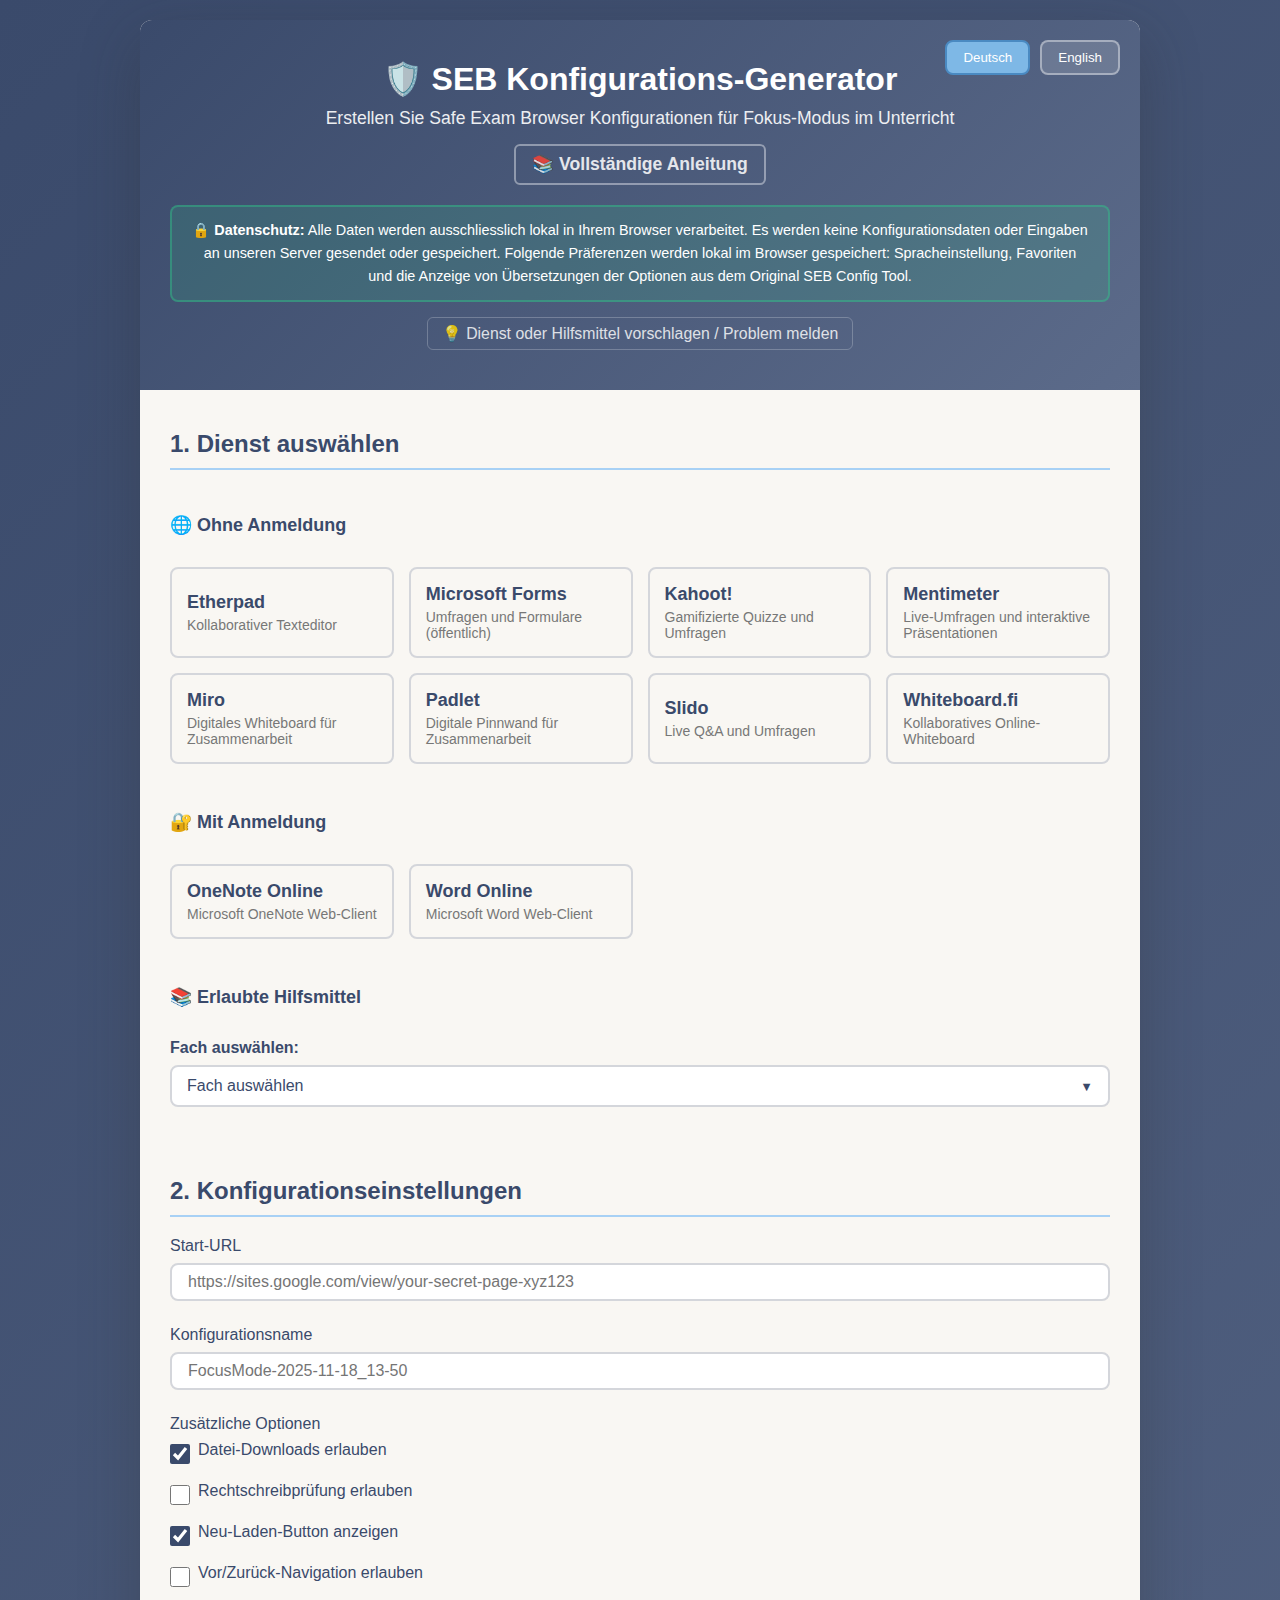
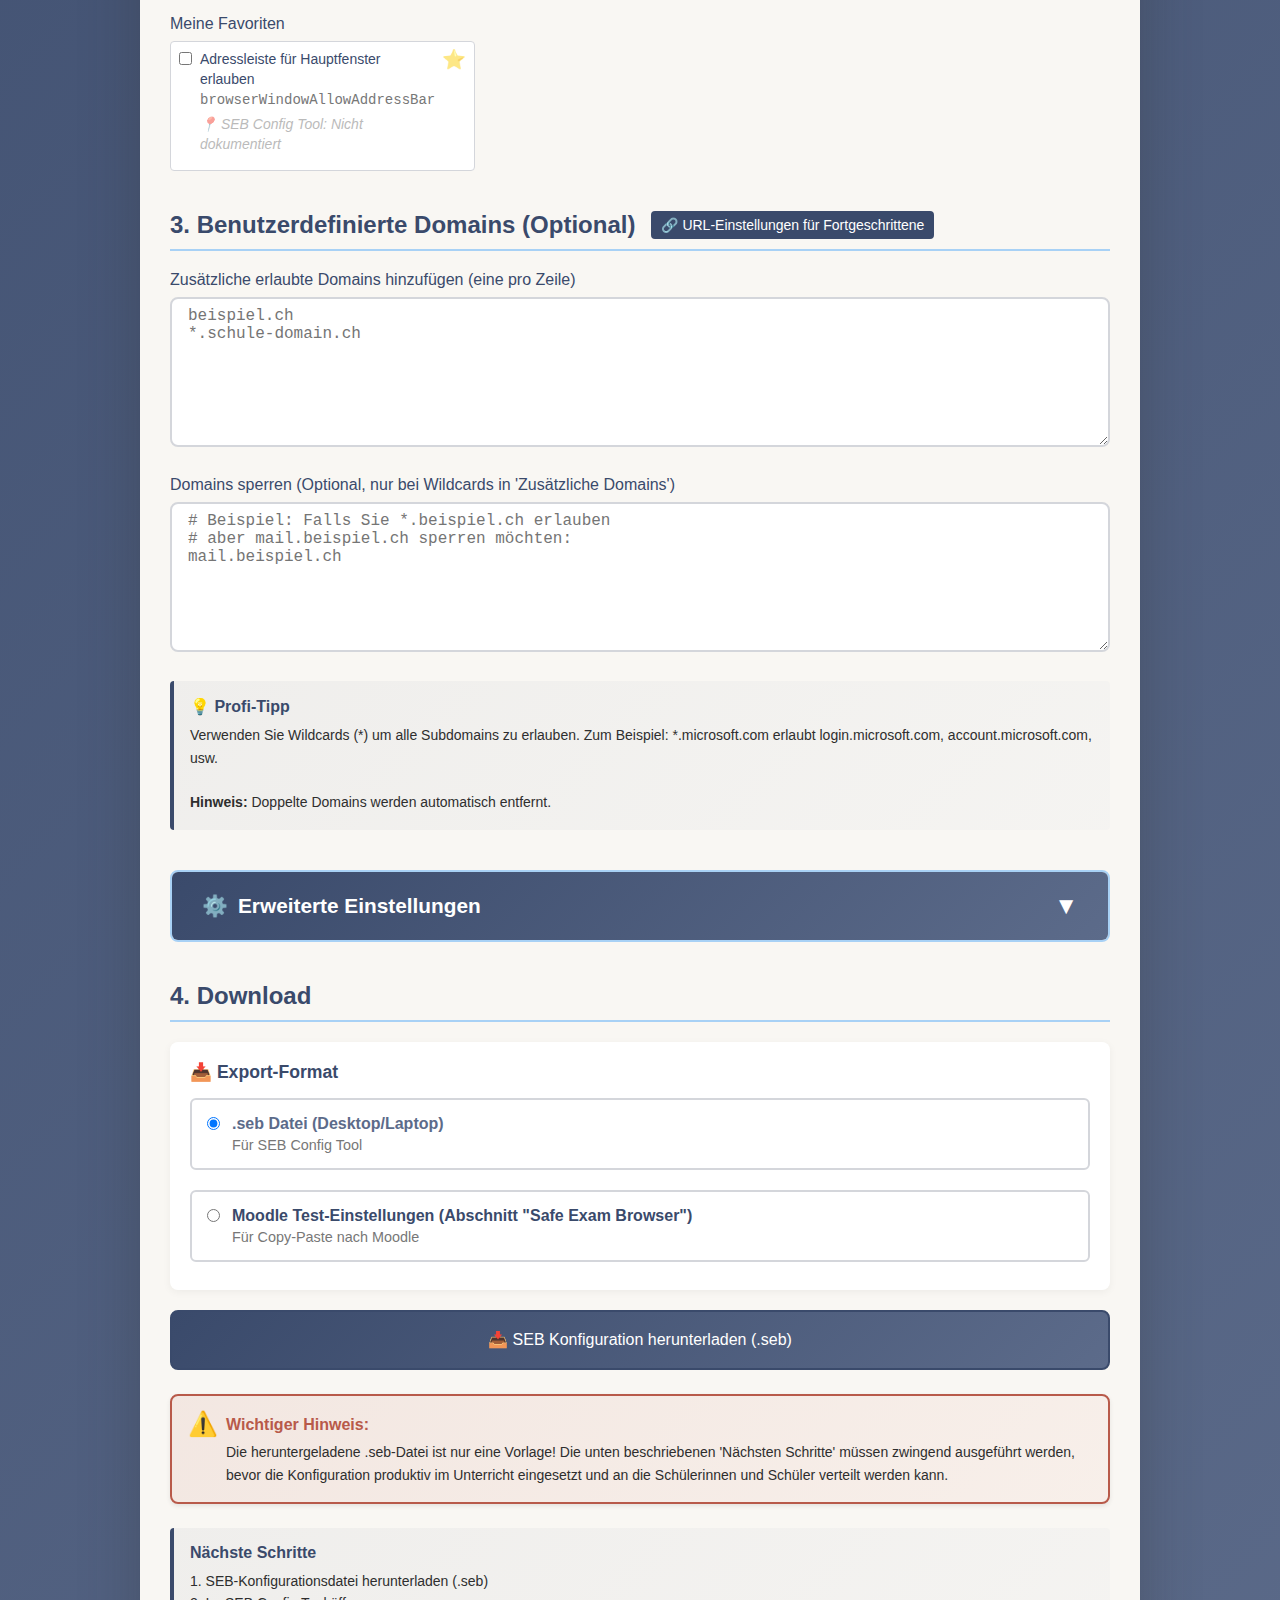
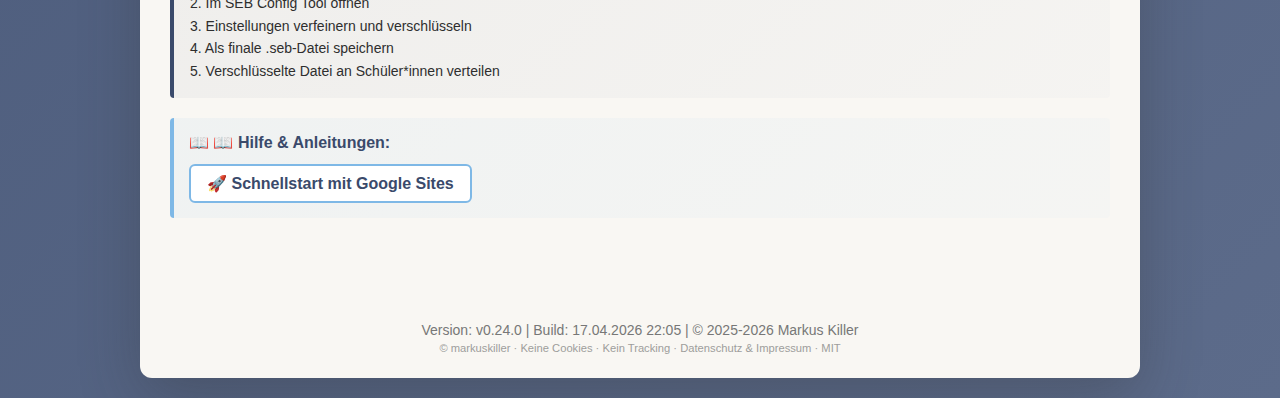
<file: index.html>
<!DOCTYPE html>
<html lang="de">
<head>
    <meta charset="UTF-8">
    <meta name="viewport" content="width=device-width, initial-scale=1.0">
    <meta name="referrer" content="strict-origin-when-cross-origin">
    
    <!-- Note: Security headers are configured via HTTP headers in _headers file:
         - Content-Security-Policy
         - X-Frame-Options: DENY
         - X-Content-Type-Options: nosniff
         - Strict-Transport-Security (HSTS)
         - Permissions-Policy
         For Apache/Nginx deployments, see templates in /configs/ directory -->
    
    <title>SEB Konfigurations-Generator</title>
    <link rel="stylesheet" href="css/app.css">
    
    <!-- Load template data as JavaScript (works offline!) -->
    <script src="templates/generated/xml-data.js"></script>
    <script src="templates/generated/seb-options-windows.js"></script>
    <script src="templates/generated/seb-options-macos.js"></script>
    <script src="templates/generated/seb-options-ipados.js"></script>
    <script src="templates/generated/wikipedia-mapping.js"></script>
    <script src="templates/generated/seb-option-labels.js"></script>
</head>
<body>
    <!-- Dev Version Banner -->
    <div class="dev-banner hidden">
        <div class="dev-banner-left">🚧 Latest Dev Version</div>
        <div class="dev-banner-right">
            <div class="dev-banner-item">
                <span class="dev-banner-label">Version:</span>
                <span class="dev-banner-value" id="devVersion">—</span>
            </div>
            <div class="dev-banner-item">
                <span class="dev-banner-label">Commit:</span>
                <span class="dev-banner-value" id="devCommit">—</span>
            </div>
            <div class="dev-banner-item">
                <span class="dev-banner-label">Build:</span>
                <span class="dev-banner-value" id="devBuild">—</span>
            </div>
        </div>
    </div>
    
    <div class="container">
        <div class="header">
            <div class="language-toggle">
                <button class="lang-btn active" data-lang="de">Deutsch</button>
                <button class="lang-btn" data-lang="en">English</button>
            </div>
            <h1>🛡️ <span data-i18n="title">SEB Konfigurations-Generator</span></h1>
            <p data-i18n="subtitle">Erstellen Sie Safe Exam Browser Konfigurationen für Fokus-Modus im Unterricht</p>
            <p class="header-doc-link">
                <a href="#" id="mainDocLink" class="doc-link" target="_blank" rel="noopener noreferrer">
                    📚 <span data-i18n="mainDocLink">Vollständige Anleitung</span>
                </a>
            </p>
            <div class="privacy-notice">
                <strong>🔒 <span data-i18n="privacyTitle">Datenschutz:</span></strong> <span data-i18n="privacyText">Alle Daten werden ausschliesslich lokal in Ihrem Browser verarbeitet. Es werden keine Konfigurationsdaten oder Eingaben an unseren Server gesendet oder gespeichert. Nur Ihre Sprachpräferenz wird lokal im Browser gespeichert.</span>
            </div>
            <p class="suggest-service">
                <a href="https://github.com/markuskiller/SEBConfigGenerator/issues/new" target="_blank" rel="noopener noreferrer">
                    💡 <span data-i18n="suggestService">Dienst oder Hilfsmittel vorschlagen</span>
                </a>
            </p>
        </div>
        <div class="content">
            <div class="section">
                <h2><span data-i18n="step1">1. Dienst auswählen</span></h2>
                <div class="preset-buttons" id="presetButtons"></div>
            </div>
            <div class="section">
                <h2><span data-i18n="step2">2. Konfigurationseinstellungen</span></h2>
                <div class="form-group">
                    <label for="startUrl" data-i18n="startUrl">Start-URL</label>
                    <div id="startUrlSelectorContainer" class="start-url-selector-container dropdown-container single-choice">
                        <button type="button" id="startUrlDropdownBtn" class="dropdown-btn">
                            <span data-i18n="selectStartUrl">Start-URL wählen</span>
                        </button>
                        <div id="startUrlDropdownMenu" class="dropdown-menu hidden">
                            <!-- Options will be populated dynamically -->
                        </div>
                    </div>
                    <input type="url" id="startUrl" placeholder="https://sites.google.com/view/your-secret-page-xyz123">
                </div>
                <div class="form-group">
                    <label for="configName" data-i18n="configName">Konfigurationsname</label>
                    <input type="text" id="configName" placeholder="FocusMode-2025-11-18_13-50">
                </div>
                
                <!-- SharePoint Link Configuration (shown only for OneNote/Word) -->
                <div class="form-group sharepoint-options-container hidden" id="sharepointLinkGroup">
                    <label for="sharepointLink" data-i18n="sharepointLinkLabel">SharePoint-Link (Optional - für erweiterte Filterung)</label>
                    <input type="url" id="sharepointLink" data-i18n-placeholder="sharepointLinkPlaceholder" placeholder="https://schule.sharepoint.com/sites/...">
                    <div class="info-box" id="sharepointBestPractice">
                        <span data-i18n="sharepointLinkBestPractice">💡 Die besten Ergebnisse werden mit direkten Links zu einer OneNote-Seite / einem OneNote-Abschnitt erreicht, wenn der Link aus der OneNote-Desktop-App (Rechtsklick auf Abschnitt oder Seite) eingefügt wird. Hinweis: Einschränkungen auf Abschnitts- oder Seitenebene sind nur sinnvoll, wenn kein Schreibzugriff erforderlich ist (reine Lese-/Recherche-Aufgaben) oder wenn der Link auf einen kollaborativen Bereich zeigt. Für die meisten Anwendungsfälle ist Einschränkung auf OneNote-Notizbuch ausreichend.</span>
                    </div>
                    <div id="sharepointHelp" class="sharepoint-help hidden">
                        <!-- Help text will be inserted here dynamically -->
                    </div>
                    <div id="sharepointOptions" class="sharepoint-options-container hidden">
                        <!-- SharePoint options will be rendered here dynamically -->
                    </div>
                </div>
                
                <!-- Additional Options (Static Checkboxes) -->
                <div class="form-group">
                    <div class="form-group-label" data-i18n="additionalOptions">Zusätzliche Optionen</div>
                    <div class="checkbox-group">
                        <input type="checkbox" id="allowDownloads" checked>
                        <label for="allowDownloads" data-i18n="allowDownloads">Datei-Downloads erlauben</label>
                    </div>
                    <div class="checkbox-group">
                        <input type="checkbox" id="allowSpellCheck">
                        <label for="allowSpellCheck" data-i18n="allowSpellCheck">Rechtschreibprüfung erlauben</label>
                    </div>
                    <div class="checkbox-group">
                        <input type="checkbox" id="showReloadButton" checked>
                        <label for="showReloadButton" data-i18n="showReloadButton">Neu-Laden-Button anzeigen</label>
                    </div>
                    <div class="checkbox-group">
                        <input type="checkbox" id="allowBackForward">
                        <label for="allowBackForward" data-i18n="allowBackForward">Vor/Zurück-Navigation erlauben</label>
                    </div>
                </div>
                
                <!-- My Favorites (Dynamic Tiles) -->
                <div id="myFavoritesContainer" class="form-group">
                    <!-- Favorites tiles will be rendered here dynamically -->
                </div>
            </div>
            <div class="section">
                <h2>
                    <span data-i18n="step3">3. Benutzerdefinierte Domains (Optional)</span>
                    <a href="#" id="advancedURLFilterLink" class="advanced-url-filter-link" title="Zu erweiterten URL-Einstellungen">
                        🔗 <span data-i18n="advancedURLFilterLinkText">URL-Einstellungen für Fortgeschrittene</span>
                    </a>
                </h2>
                <div class="form-group">
                    <label for="customDomains" data-i18n="customDomainsLabel">Zusätzliche erlaubte Domains hinzufügen (eine pro Zeile)</label>
                    <textarea id="customDomains" data-i18n-placeholder="customDomainsPlaceholder" placeholder="beispiel.de&#10;*.schule-domain.de"></textarea>
                </div>
                <div class="form-group">
                    <label for="blockedDomains" data-i18n="blockedDomainsLabel">Zusätzlich zu sperrende Domains (Optional, eine pro Zeile)</label>
                    <textarea id="blockedDomains" data-i18n-placeholder="blockedDomainsPlaceholder" placeholder="facebook.com&#10;instagram.com&#10;tiktok.com"></textarea>
                </div>
                <div class="info-box">
                    <h4 data-i18n="proTipTitle">💡 Profi-Tipp</h4>
                    <p data-i18n="proTipText">Verwenden Sie Wildcards (*) um alle Subdomains zu erlauben. Zum Beispiel: <code>*.microsoft.com</code> erlaubt login.microsoft.com, account.microsoft.com, usw.<br><br><strong>Hinweis:</strong> Doppelte Domains werden automatisch entfernt.</p>
                </div>
            </div>
            
            <!-- Advanced Section (Collapsible) -->
            <div class="advanced-section">
                <div class="advanced-header" id="advancedHeader">
                    <h2>⚙️ <span data-i18n="advancedSettings">Erweiterte Einstellungen</span></h2>
                    <span class="advanced-toggle">▼</span>
                </div>
                <div class="advanced-content" id="advancedContent">
                    <div class="advanced-content-inner">
                        <!-- Boolean Options (All True/False Options from XML) -->
                        <div class="section">
                            <h2><span data-i18n="allBooleanOptions">Erweiterte Optionen (für fortgeschrittene Anwender)</span></h2>
                            
                            <!-- URL Filter Rules (TOP PRIORITY - after title) -->
                            <div id="urlFilterPlaceholder"></div>
                            
                            <!-- Platform Selection for Boolean Options -->
                            <div class="platform-selector">
                                <span class="platform-selector-label">
                                    <span data-i18n="platformReference">📚 Menü-Referenz für:</span>
                                </span>
                                <div class="platform-buttons">
                                    <button class="platform-btn" data-platform="windows">
                                        🖥️ Windows
                                    </button>
                                    <button class="platform-btn" data-platform="macos">
                                        🍎 macOS
                                    </button>
                                    <button class="platform-btn" data-platform="ipados">
                                        📱 iPadOS
                                    </button>
                                </div>
                            </div>
                            
                            <!-- Experimental Warning -->
                            <div class="boolean-warning">
                                <strong>⚠️ <span data-i18n="experimentalFeature">Experimentelle Funktion</span></strong><br>
                                <span data-i18n="booleanOptionsWarning">
                                    Diese Funktion befindet sich in Entwicklung. Die Menü-Referenzen werden schrittweise für alle Plattformen ergänzt. Verwenden Sie diese Optionen mit Vorsicht und testen Sie die generierte Konfiguration gründlich.
                                </span>
                            </div>
                            
                            <!-- Global Search for all Boolean Options & Process Lists -->
                            <div id="globalSearchContainer" class="global-search-container hidden">
                                <div class="search-input-wrapper">
                                    <input type="text" 
                                           id="globalSearch" 
                                           class="global-search-input" 
                                           placeholder="🔍 Search all settings and processes..."
                                           autocomplete="on"
                                           name="global-search">
                                    <button class="search-clear-btn hidden" id="globalSearchClear" title="Clear search">✕</button>
                                </div>
                                <span class="global-search-count" id="globalSearchCount"></span>
                            </div>
                            
                            <div id="booleanOptionsContainer"></div>
                            
                            <!-- Dict Structures (Process Lists, Certificates, etc.) -->
                            <div id="dictStructuresContainer"></div>
                        </div>
                        
                        <!-- Security Level -->
                        <div class="section">
                            <h2><span data-i18n="securityLevel">Sicherheitsstufe</span></h2>
                            <div class="security-level" id="securityLevel"></div>
                            
                            <!-- Security Level Affected Options (collapsible) -->
                            <div id="securityLevelDetailsContainer" class="bool-group-container security-level-details"></div>
                        </div>
                        
                        <!-- Preview & Download -->
                        <div class="section">
                            <h2><span data-i18n="previewAndDownload">Vorschau</span></h2>
                            <div class="preview">
                                <h3><span data-i18n="allowedDomains">Erlaubte Domains</span> <span class="badge" id="domainCount">0</span></h3>
                                <div class="domain-list" id="domainPreview"></div>
                            </div>
                            <div class="actions">
                                <button class="btn btn-secondary" id="copyBtn">
                                    <span data-i18n="copyBtn">📋 Domain-Liste kopieren</span>
                                </button>
                            </div>
                        </div>
                        
                        <!-- Network Capture Helper -->
                        <div class="section">
                            <div class="info-box" id="networkCaptureHelper">
                                <h4>🔧 <span data-i18n="helperScriptTitle">Network Capture Helper</span></h4>
                                <p data-i18n="helperScriptText">
                                    Benötigen Sie Hilfe beim Erfassen von Netzwerk-Domains? Wählen Sie die passende Methode für Ihr System:
                                </p>
                                <div class="helper-buttons">
                                    <a href="scripts/capture-helper.ps1" download target="_blank" class="btn btn-secondary">
                                        <span data-i18n="downloadHelperBtn">⬇️ PowerShell (Windows)</span>
                                    </a>
                                    <button class="btn btn-secondary" id="browserHelperBtn">
                                        <span data-i18n="browserHelperBtn">🌐 Browser-Methode (Alle OS)</span>
                                    </button>
                                </div>
                            </div>
                        </div>
                        
                        <!-- Advanced Help Links -->
                        <div class="section">
                            <div class="help-section">
                                <h4>📖 <span data-i18n="advancedHelpTitle">Erweiterte Hilfe</span></h4>
                                <div class="help-links">
                                    <a href="#" id="browserCaptureLink" class="doc-link" target="_blank" rel="noopener noreferrer">
                                        🌐 <span data-i18n="browserCaptureLink">Browser Capture</span>
                                    </a>
                                </div>
                            </div>
                        </div>
                    </div>
                </div>
            </div>
            
            <div class="section">
                <h2><span data-i18n="step4">4. Download</span></h2>
                <!-- Export Format Selection -->
                <div class="export-format-section">
                    <h4 data-i18n="exportFormatTitle">📥 Export-Format</h4>
                    <div class="export-format-options">
                        <label class="export-format-option">
                            <input type="radio" name="exportFormat" value="seb" checked>
                            <span>
                                <strong data-i18n="exportFormatSeb">.seb Datei (Desktop/Laptop)</strong>
                                <small data-i18n="exportFormatSebDesc">Für SEB Config Tool</small>
                            </span>
                        </label>
                        <label class="export-format-option">
                            <input type="radio" name="exportFormat" value="moodle">
                            <span>
                                <strong data-i18n="exportFormatMoodle">Moodle Quiz-Einstellungen</strong>
                                <small data-i18n="exportFormatMoodleDesc">Zum Kopieren in Moodle</small>
                            </span>
                        </label>
                    </div>
                </div>

                <!-- Moodle Base URL Input (shown only when Moodle format is selected) -->
                <div id="moodleBaseUrlSection" class="form-group hidden">
                    <label for="moodleBaseUrl" data-i18n="moodleBaseUrlLabel">URL Ihrer Moodle-Instanz</label>
                    <input type="text" id="moodleBaseUrl"
                        data-i18n-placeholder="moodleBaseUrlPlaceholder"
                        placeholder="z.B. moodle.schule.ch"
                        autocomplete="off" autocorrect="off" autocapitalize="off" spellcheck="false">
                    <p id="moodleBaseUrlError" class="input-error hidden" data-i18n="moodleBaseUrlError">Bitte geben Sie die URL Ihrer Moodle-Instanz ein.</p>
                </div>

                <div class="btn-container">
                    <button class="btn btn-primary btn-full-width" id="generateBtn">
                        <span data-i18n="downloadBtn">📥 SEB Konfiguration herunterladen (.seb)</span>
                    </button>
                    <button class="btn btn-primary btn-full-width" id="generateMoodleBtn">
                        <span data-i18n="generateMoodleBtn">📋 Moodle-Konfiguration anzeigen</span>
                    </button>
                </div>
                
                <!-- Critical Warning Box (only for .seb export) -->
                <div id="sebWarningBox" class="warning-box-critical">
                    <div class="warning-box-critical-icon">⚠️</div>
                    <div class="warning-box-critical-content">
                        <strong data-i18n="criticalWarningTitle">Wichtiger Hinweis:</strong>
                        <span data-i18n="criticalWarningText">Die heruntergeladene .seb-Datei ist nur eine Vorlage! Die unten beschriebenen 'Nächsten Schritte' müssen zwingend ausgeführt werden, bevor die Konfiguration produktiv im Unterricht eingesetzt und an die Schülerinnen und Schüler verteilt werden kann.</span>
                    </div>
                </div>
                
                <div id="nextStepsBox" class="info-box">
                    <h4 data-i18n="nextStepsTitle">Nächste Schritte</h4>
                    <p data-i18n="nextStepsText">
                        1. SEB-Konfigurationsdatei herunterladen (.seb)<br>
                        2. Im SEB Config Tool öffnen<br>
                        3. Einstellungen verfeinern und verschlüsseln<br>
                        4. Als finale .seb-Datei speichern<br>
                        5. Verschlüsselte Datei an Schüler*innen verteilen
                    </p>
                </div>
                
                <!-- Help Links - Basic Section -->
                <div class="help-section help-section-spaced">
                    <h4>📖 <span data-i18n="helperDocsTitle">Hilfe & Anleitungen</span></h4>
                    <div class="help-links">
                        <a href="#" id="quickstartLinkBasic" class="doc-link" target="_blank" rel="noopener noreferrer">
                            🚀 <span data-i18n="quickstartLink">Schnellstart (Google Sites)</span>
                        </a>
                    </div>
                </div>
            </div>
        </div>
        <div class="footer-version">
            <span id="versionInfo"></span>
            <span class="footer-legal">
                © <a href="https://github.com/markuskiller" target="_blank" rel="noopener noreferrer">markuskiller</a>
                · <span data-i18n="footerNoCookies">Keine Cookies · Kein Tracking</span>
                · <a href="https://github.com/markuskiller/SEBConfigGenerator#privacy--data-storage" target="_blank" rel="noopener noreferrer" data-i18n="footerPrivacyLink">Datenschutz &amp; Impressum</a>
                · <a href="https://github.com/markuskiller/SEBConfigGenerator/blob/main/LICENSE" target="_blank" rel="noopener noreferrer">MIT</a>
            </span>
        </div>
    </div>

    <!-- Moodle Configuration Modal -->
    <div id="moodleModal" class="modal hidden">
        <div class="modal-content">
            <div class="modal-header">
                <h2 data-i18n="moodleModalTitle">Moodle Quiz-Konfiguration</h2>
                <span class="modal-close">&times;</span>
            </div>
            <div class="modal-body">
                <p data-i18n="moodleModalIntro">Kopieren Sie die folgenden Werte in die entsprechenden Felder in Ihren Moodle Quiz-Einstellungen (Abschnitt "Safe Exam Browser"):</p>
                
                <div class="alert alert-warning">
                    <p data-i18n="moodleUrlFilterWarning">⚠️ Wichtig: In der Moodle Quiz-Konfiguration muss 'URL-Filter erlauben' auf 'Ja' gesetzt sein, damit die URL-Felder sichtbar werden.</p>
                </div>
                
                <!-- Expressions Allowed -->
                <details class="moodle-section" open>
                    <summary><strong data-i18n="moodleExpressionsAllowed">Expressions allowed</strong></summary>
                    <div class="moodle-field">
                        <label for="moodleExpressionsAllowed" class="visually-hidden" data-i18n="moodleExpressionsAllowed">Expressions allowed</label>
                        <textarea id="moodleExpressionsAllowed" readonly></textarea>
                        <button class="btn btn-copy" data-field="moodleExpressionsAllowed">
                            📋 <span data-i18n="copyBtn">Kopieren</span>
                        </button>
                    </div>
                </details>

                <!-- Regex Allowed -->
                <details class="moodle-section" id="moodleRegexAllowedSection">
                    <summary><strong data-i18n="moodleRegexAllowed">Regex allowed</strong> <span class="moodle-hint" data-i18n="moodleRegexHint">(meist leer)</span></summary>
                    <div class="moodle-field">
                        <p class="moodle-example-note" data-i18n="moodleRegexExampleNote">⚠️ Beispiel (nicht kopieren): Für spezifische URL-Muster wie Moodle-Ressourcen</p>
                        <label for="moodleRegexAllowed" class="visually-hidden" data-i18n="moodleRegexAllowed">Regex allowed</label>
                        <textarea id="moodleRegexAllowed" readonly class="moodle-example">^https://moodle\.example\.com/mod/resource/view\.php\?id=\d+$</textarea>
                        <button class="btn btn-copy moodle-copy-regex hidden" data-field="moodleRegexAllowed">
                            📋 <span data-i18n="copyBtn">Kopieren</span>
                        </button>
                    </div>
                </details>

                <!-- Expressions Blocked -->
                <details class="moodle-section" id="moodleExpressionsBlockedSection">
                    <summary><strong data-i18n="moodleExpressionsBlocked">Blockierte Ausdrücke</strong></summary>
                    <div class="moodle-field">
                        <label for="moodleExpressionsBlocked" class="visually-hidden" data-i18n="moodleExpressionsBlocked">Blockierte Ausdrücke</label>
                        <textarea id="moodleExpressionsBlocked" readonly></textarea>
                        <button class="btn btn-copy" data-field="moodleExpressionsBlocked">
                            📋 <span data-i18n="copyBtn">Kopieren</span>
                        </button>
                    </div>
                </details>

                <!-- Regex Blocked -->
                <details class="moodle-section" id="moodleRegexBlockedSection">
                    <summary><strong data-i18n="moodleRegexBlocked">Regex blocked</strong> <span class="moodle-hint" data-i18n="moodleRegexHint">(meist leer)</span></summary>
                    <div class="moodle-field">
                        <p class="moodle-example-note" data-i18n="moodleRegexExampleNote">⚠️ Beispiel (nicht kopieren): Zum Blockieren spezifischer URL-Muster</p>
                        <label for="moodleRegexBlocked" class="visually-hidden" data-i18n="moodleRegexBlocked">Regex blocked</label>
                        <textarea id="moodleRegexBlocked" readonly class="moodle-example">^https://.*\.(facebook|twitter|instagram)\.com/.*$</textarea>
                        <button class="btn btn-copy moodle-copy-regex hidden" data-field="moodleRegexBlocked">
                            📋 <span data-i18n="copyBtn">Kopieren</span>
                        </button>
                    </div>
                </details>

                <!-- Download Option -->
                <div class="modal-footer">
                    <button class="btn btn-secondary" id="downloadMoodleTxt">
                        💾 <span data-i18n="downloadMoodleTxt">Als TXT herunterladen</span>
                    </button>
                </div>
            </div>
        </div>
    </div>

    <!-- Generated Templates (loaded before app.js) -->
    <script src="templates/generated/translations.js"></script>
    <script src="templates/generated/presets.js"></script>
    <script src="templates/generated/preset-groups.js"></script>
    <script src="templates/generated/subjects.js"></script>
    <script src="templates/generated/security-levels.js"></script>
    <script src="templates/generated/browser-capture.js"></script>
    
    <!-- DOM URL Filter Management (Single Source of Truth) -->
    <script src="js/dom-url-filter.js"></script>
    
    <!-- Main Application Script -->
    <script src="js/app.js"></script>
</body>
</html>
</file>
<file: css/app.css>
/* ============================================================================
   DESIGN SYSTEM v0.24.0 - Color Palette & Design Tokens
   ============================================================================
   Migration von alter Farbpalette (#2c3e5a Navy) zu neuer Palette (#3A4A6B).
   ALLE Design-Entscheidungen basieren auf den CSS Custom Properties unten.
   KEINE Farben ausserhalb dieser Variablen verwenden.
   
   Haupt-Design-Farbe: var(--color-primary) = #3A4A6B (Dunkelblau)
   Diese Farbe soll im gesamten Tool dominant präsent sein.
   ============================================================================ */

:root {
  /* ========== PRIMÄRFARBEN (Blau-Familie) ========== */
  --color-primary: #3A4A6B;           /* Haupt-Design-Farbe (dominante Präsenz) */
  --color-primary-light: #5C6B8A;     /* Mittleres Blau */
  --color-primary-lighter: #A8B8D4;   /* Helles Blau */
  
  /* ========== HINTERGRUND & OBERFLÄCHEN ========== */
  --color-background: #F9F7F3;        /* Hintergrund (hell, warm) */
  --color-surface: #FFFFFF;           /* Weiss (Cards, Panels) */
  
  /* ========== TEXT ========== */
  --color-text-primary: #2E2E2E;      /* Haupttext (dunkel) */
  --color-text-secondary: #777777;    /* Subtitel, Meta-Informationen */
  
  /* ========== FUNKTIONALE FARBEN: SUCCESS (Grün) ========== */
  --color-success: #A8B8A5;           /* Allow-Rules, positive Actions */
  --color-success-light: #D4E3D2;     /* Helle Variante */
  --color-success-dark: #3A5A4A;      /* Dunkle Variante */
  
  /* ========== FUNKTIONALE FARBEN: ERROR (Rot) ========== */
  --color-error: #B85A4A;             /* Block-Rules, Fehler */
  --color-error-light: #E8A89A;       /* Helle Variante */
  
  /* ========== FUNKTIONALE FARBEN: WARNING (Gelb) ========== */
  --color-warning: #E8C07D;           /* Warnungen, Info */
  --color-warning-light: #F2D7B0;     /* Helle Variante */
  
  /* ========== AKZENTFARBEN (Hellblau für Hover/Active) ========== */
  --color-accent: #7eb8e6;            /* Hellblau - Hauptakzent für Hover/Active */
  --color-accent-light: #a8d1f5;      /* Sehr helles Blau */
  --color-accent-medium: #5b9bd5;     /* Mittleres Blau */
  --color-accent-dark: #4a8ac2;       /* Dunkleres Blau */
  
  /* ========== NEUTRALE FARBEN ========== */
  --color-gray-light: #D4D6DB;        /* Trennlinien, Borders (kühler Grauton) */
  --color-brown-subtle: #F9F7F3;      /* Subtiler Braun/Beige (nur dezent) */
  
  /* ========== SPACING ========== */
  --spacing-xs: 4px;
  --spacing-sm: 8px;
  --spacing-md: 16px;
  --spacing-lg: 24px;
  --spacing-xl: 32px;
  
  /* ========== BORDER RADIUS ========== */
  --radius-sm: 4px;
  --radius-md: 8px;
  --radius-lg: 12px;
  
  /* ========== SHADOWS ========== */
  --shadow-sm: 0 2px 4px rgba(46, 46, 46, 0.1);
  --shadow-md: 0 4px 12px rgba(46, 46, 46, 0.15);
  --shadow-lg: 0 8px 24px rgba(46, 46, 46, 0.2);
  --shadow-xl: 0 20px 60px rgba(46, 46, 46, 0.3);
  
  /* ========== TRANSITIONS ========== */
  --transition-fast: 150ms ease;
  --transition-base: 300ms ease;
  --transition-slow: 500ms ease;
  
  /* ========== TYPOGRAPHY ========== */
  --font-size-sm: 0.875rem;
  --font-size-base: 1rem;
  --font-size-lg: 1.125rem;
  --font-size-xl: 1.25rem;
  --font-size-2xl: 1.5rem;
  
  --font-weight-normal: 400;
  --font-weight-medium: 500;
  --font-weight-bold: 700;
}

* { margin: 0; padding: 0; box-sizing: border-box; }

/* Utility Classes */
.hidden {
    display: none !important;
}

/* Accessibility: Visually hidden but available to screen readers */
.visually-hidden {
    position: absolute;
    width: 1px;
    height: 1px;
    margin: -1px;
    padding: 0;
    overflow: hidden;
    clip: rect(0, 0, 0, 0);
    white-space: nowrap;
    border: 0;
}

body { 
    font-family: -apple-system, BlinkMacSystemFont, "Segoe UI", Roboto, Arial, sans-serif; 
    background: linear-gradient(135deg, var(--color-primary) 0%, var(--color-primary-light) 100%); 
    min-height: 100vh; 
    padding: 20px; 
}

/* Dev Version Banner */
.dev-banner {
    background: rgba(255, 255, 0, 0.748);
    border-bottom: 2px solid rgba(255, 215, 0, 1);
    padding: 10px 30px;
    display: flex;
    justify-content: space-between;
    align-items: center;
    font-size: 0.85em;
    color: #000000; /* Schwarz für Kontrast auf gelbem Dev-Banner */
    font-family: 'Segoe UI', Tahoma, Geneva, Verdana, sans-serif;
    margin-bottom: 2px;
}

.dev-banner-left {
    font-weight: 700;
    text-transform: uppercase;
    letter-spacing: 0.8px;
    font-size: 0.95em;
    color: #000000;
}

.dev-banner-right {
    display: flex;
    gap: 20px;
    font-family: 'Courier New', 'Consolas', monospace;
    font-size: 0.9em;
    color: #000000;
}

.dev-banner-item {
    display: flex;
    align-items: center;
    gap: 6px;
}

.dev-banner-label {
    opacity: 0.7;
    font-size: 0.95em;
}

.dev-banner-value {
    font-weight: 600;
    background: rgba(0, 0, 0, 0.08);
    padding: 2px 6px;
    border-radius: 3px;
}

.container { 
    max-width: 1000px; 
    margin: 0 auto; 
    background: var(--color-background); 
    border-radius: var(--radius-lg); 
    box-shadow: var(--shadow-xl); 
    overflow: hidden; 
}

.header { 
    background: linear-gradient(135deg, var(--color-primary) 0%, var(--color-primary-light) 100%); 
    color: var(--color-surface); 
    padding: 40px 30px; 
    text-align: center; 
    position: relative; 
}

.language-toggle { 
    position: absolute; 
    top: 20px; 
    right: 20px; 
    display: flex; 
    gap: 10px; 
}

.lang-btn { 
    background: rgba(255, 255, 255, 0.15); 
    border: 2px solid rgba(255, 255, 255, 0.4); 
    color: var(--color-surface); 
    padding: var(--spacing-sm) var(--spacing-md); 
    border-radius: var(--radius-md); 
    cursor: pointer; 
    font-weight: var(--font-weight-medium); 
    transition: all var(--transition-base); 
}

.lang-btn:hover { 
    background: rgba(255, 255, 255, 0.25); 
    border-color: rgba(255, 255, 255, 0.6); 
}

.lang-btn.active { 
    background: var(--color-accent); 
    color: var(--color-surface); 
    border-color: var(--color-accent-dark); 
}

.header h1 { 
    font-size: 2em; 
    margin-bottom: 10px; 
}

.header p { 
    opacity: 0.9; 
    font-size: 1.1em; 
}

.content { 
    padding: 40px 30px; 
}

.section { 
    margin-bottom: 40px; 
}

.section h2 { 
    color: var(--color-primary); 
    margin-bottom: 20px; 
    padding-bottom: 10px; 
    border-bottom: 2px solid var(--color-accent-light);
    display: flex;
    align-items: center;
    gap: 1rem;
    flex-wrap: wrap;
}

.advanced-url-filter-link {
    font-size: var(--font-size-sm);
    font-weight: var(--font-weight-medium);
    color: var(--color-surface);
    background: var(--color-primary);
    text-decoration: none;
    padding: var(--spacing-xs) var(--spacing-sm);
    border: 2px solid var(--color-primary);
    border-radius: var(--radius-sm);
    transition: all var(--transition-fast);
    display: inline-flex;
    align-items: center;
    gap: var(--spacing-xs);
}

.advanced-url-filter-link:hover {
    background: var(--color-accent-light);
    color: var(--color-primary);
    border-color: var(--color-accent);
    transform: translateY(-1px);
    box-shadow: 0 2px 8px rgba(126, 184, 230, 0.3);
}

.form-group { 
    margin-bottom: 25px; 
}

label,
.form-group-label { 
    display: block; 
    font-weight: var(--font-weight-medium); 
    color: var(--color-primary); 
    margin-bottom: var(--spacing-sm); 
}

input[type="text"], 
input[type="url"], 
textarea, 
select { 
    width: 100%; 
    padding: var(--spacing-sm) var(--spacing-md); 
    border: 2px solid var(--color-gray-light); 
    border-radius: var(--radius-md); 
    font-size: var(--font-size-base); 
    background: var(--color-surface); 
    color: var(--color-text-primary); 
    transition: all var(--transition-base); 
}

input:focus, 
textarea:focus, 
select:focus { 
    outline: none; 
    border-color: var(--color-accent); 
    background: var(--color-surface); 
    box-shadow: 0 0 0 3px rgba(126, 184, 230, 0.2); 
}

textarea { 
    min-height: 150px; 
    font-family: 'Courier New', monospace; 
    resize: vertical; 
}

.preset-buttons { 
    display: grid; 
    grid-template-columns: repeat(auto-fit, minmax(200px, 1fr)); 
    gap: 15px; 
    margin-top: 15px; 
}

.preset-btn { 
    padding: 15px; 
    border: 2px solid var(--color-gray-light); 
    border-radius: 8px; 
    background: var(--color-background); 
    cursor: pointer; 
    transition: all 0.3s; 
    text-align: left; 
}

.preset-btn:hover { 
    border-color: var(--color-accent-medium); 
    background: var(--color-surface); 
    transform: translateY(-2px); 
    box-shadow: 0 4px 12px rgba(91, 155, 213, 0.25); 
}

.preset-btn.active { 
    border-color: var(--color-accent-medium); 
    background: linear-gradient(135deg, var(--color-accent-light) 0%, rgba(168, 209, 245, 0.5) 100%); 
    box-shadow: 0 0 0 3px rgba(91, 155, 213, 0.2); 
}

.preset-btn h3 { 
    color: var(--color-primary); 
    margin-bottom: var(--spacing-xs); 
    font-size: var(--font-size-lg); 
}

.preset-btn p { 
    color: var(--color-text-secondary); 
    font-size: var(--font-size-sm); 
}

.checkbox-group { 
    display: flex; 
    align-items: center; 
    margin-bottom: 15px; 
}

.checkbox-group input[type="checkbox"] { 
    width: 20px; 
    height: 20px; 
    margin-right: var(--spacing-sm); 
    cursor: pointer; 
    accent-color: var(--color-primary); 
}

.security-level { 
    display: flex; 
    gap: 15px; 
    margin-top: 15px; 
}

.security-option { 
    flex: 1; 
    padding: var(--spacing-lg); 
    border: 2px solid var(--color-gray-light); 
    border-radius: var(--radius-md); 
    cursor: pointer; 
    transition: all var(--transition-base); 
    background: var(--color-surface); 
}

.security-option:hover { 
    border-color: var(--color-accent); 
    background: var(--color-surface); 
}

.security-option.active { 
    border-color: var(--color-accent-dark); 
    background: linear-gradient(135deg, 
        rgba(126, 184, 230, 0.08) 0%, 
        rgba(168, 209, 245, 0.08) 100%); 
    box-shadow: 0 0 0 3px rgba(126, 184, 230, 0.2); 
}

.security-option h4 { 
    color: var(--color-primary); 
    margin-bottom: var(--spacing-sm); 
}

.security-option p { 
    color: var(--color-text-secondary); 
    font-size: var(--font-size-sm); 
}

/* ========== BUTTON SYSTEM (Hierarchical) ========== */

/* Button Base - Vererbbare Properties für alle Buttons */
.btn { 
    display: inline-flex; 
    align-items: center; 
    justify-content: center; 
    gap: var(--spacing-sm); 
    
    padding: var(--spacing-md) var(--spacing-lg); 
    border: 2px solid transparent; 
    border-radius: var(--radius-md); 
    
    font-family: inherit; 
    font-size: var(--font-size-base); 
    font-weight: var(--font-weight-medium); 
    line-height: 1.5; 
    text-decoration: none; 
    
    cursor: pointer; 
    transition: all var(--transition-base); 
    -webkit-user-select: none;
    user-select: none; 
}

.btn:disabled {
    opacity: 0.5;
    cursor: not-allowed;
}

/* Primary Button - Gradient-Style wie Advanced-Header */
.btn-primary { 
    background: linear-gradient(135deg, var(--color-primary) 0%, var(--color-primary-light) 100%); 
    color: var(--color-surface); 
    border-color: var(--color-primary);
}

.btn-primary:hover:not(:disabled) { 
    background: var(--color-accent-light);
    color: var(--color-primary);
    border-color: var(--color-accent);
    transform: translateY(-1px);
    box-shadow: 0 2px 8px rgba(126, 184, 230, 0.3);
}

.btn-primary:active:not(:disabled) {
    transform: translateY(0);
}

/* Secondary Button - Sekundäre Aktionen */
.btn-secondary { 
    background: linear-gradient(135deg, var(--color-primary) 0%, var(--color-primary-light) 100%); 
    color: var(--color-surface); 
    border-color: var(--color-primary); 
}

.btn-secondary:hover:not(:disabled) { 
    background: var(--color-accent-light); 
    color: var(--color-primary); 
    border-color: var(--color-accent); 
}

/* Success Button - Allow-Rules, positive Aktionen */
.btn-success {
    background: var(--color-success);
    color: var(--color-text-primary); /* Dunkel für WCAG-Kontrast */
}

.btn-success:hover:not(:disabled) {
    background: var(--color-success-dark);
    color: var(--color-surface);
}

/* Error Button - Block-Rules, negative Aktionen */
.btn-error {
    background: var(--color-error);
    color: var(--color-surface);
}

.btn-error:hover:not(:disabled) {
    filter: brightness(0.9);
}

/* Ghost Button - Outline-Variante */
.btn-ghost {
    background: transparent;
    color: var(--color-primary);
    border-color: var(--color-primary);
}

.btn-ghost:hover:not(:disabled) {
    background: var(--color-primary);
    color: var(--color-surface);
}

/* Button Size Modifiers */
.btn-sm {
    padding: var(--spacing-xs) var(--spacing-sm);
    font-size: var(--font-size-sm);
}

.btn-lg {
    padding: var(--spacing-md) var(--spacing-xl);
    font-size: var(--font-size-lg);
}

.btn-full {
    width: 100%;
}

/* ========== CARD/TILE SYSTEM (Hierarchical) ========== */

/* Card Base - Vererbbare Properties für alle Cards */
.card {
    background: var(--color-surface);
    border: 2px solid var(--color-gray-light);
    border-radius: var(--radius-lg);
    padding: var(--spacing-md);
    box-shadow: var(--shadow-sm);
    transition: all var(--transition-base);
}

/* Interactive Cards - Klickbare/Hoverable Cards */
.card-interactive {
    cursor: pointer;
}

.card-interactive:hover {
    border-color: var(--color-accent);
    box-shadow: 0 4px 12px rgba(126, 184, 230, 0.25);
    transform: translateY(-2px);
}

/* Selected State - Aktive/Ausgewählte Cards */
.card-selected {
    border-color: var(--color-accent-dark);
    background: linear-gradient(135deg, 
        rgba(126, 184, 230, 0.08) 0%, 
        rgba(168, 209, 245, 0.08) 100%);
    box-shadow: 0 0 0 3px rgba(126, 184, 230, 0.2);
}

/* Tile - Kompakte Card-Variante */
.tile {
    padding: var(--spacing-sm);
    border-radius: var(--radius-md);
}

/* Color Modifiers für Cards */
.card-primary {
    border-left: 4px solid var(--color-primary);
}

.card-success {
    border-left: 4px solid var(--color-success);
    background: linear-gradient(135deg,
        rgba(168, 184, 165, 0.05) 0%,
        rgba(212, 227, 210, 0.05) 100%);
}

.card-error {
    border-left: 4px solid var(--color-error);
    background: linear-gradient(135deg,
        rgba(184, 90, 74, 0.05) 0%,
        rgba(232, 168, 154, 0.05) 100%);
}

.card-warning {
    border-left: 4px solid var(--color-warning);
    background: linear-gradient(135deg,
        rgba(232, 192, 125, 0.08) 0%,
        rgba(242, 215, 176, 0.08) 100%);
}

.actions { 
    display: flex; 
    gap: 15px; 
    margin-top: 30px; 
    flex-wrap: wrap; 
}

/* Critical Warning Box - Red */
.warning-box-critical {
    background: linear-gradient(135deg, 
        rgba(184, 90, 74, 0.1) 0%, 
        rgba(232, 168, 154, 0.1) 100%);
    border: 2px solid var(--color-error);
    border-radius: var(--radius-md);
    padding: var(--spacing-md);
    margin-top: var(--spacing-lg);
    display: flex;
    align-items: flex-start;
    gap: var(--spacing-sm);
    box-shadow: var(--shadow-sm);
}

.warning-box-critical-icon {
    font-size: 24px;
    line-height: 1;
    flex-shrink: 0;
}

.warning-box-critical-content {
    flex: 1;
    color: var(--color-text-primary);
    font-size: var(--font-size-sm);
    line-height: 1.6;
}

.warning-box-critical-content strong {
    display: block;
    font-weight: var(--font-weight-bold);
    margin-bottom: var(--spacing-xs);
    font-size: var(--font-size-base);
    color: var(--color-error);
}

.info-box { 
    background: linear-gradient(135deg, 
        rgba(58, 74, 107, 0.05) 0%, 
        rgba(168, 184, 212, 0.05) 100%); 
    border-left: 4px solid var(--color-primary); 
    padding: var(--spacing-md); 
    margin-top: var(--spacing-lg); 
    border-radius: var(--radius-sm); 
}

.info-box h4 { 
    color: var(--color-primary); 
    margin-bottom: var(--spacing-sm); 
}

.info-box p,
.info-box span { 
    color: var(--color-text-primary); 
    font-size: var(--font-size-sm); 
    line-height: 1.6; 
}

.preview { 
    background: var(--color-surface); 
    padding: var(--spacing-lg); 
    border-radius: var(--radius-md); 
    margin-top: var(--spacing-lg); 
    border: 2px solid var(--color-gray-light); 
}

.preview h3 { 
    color: var(--color-primary); 
    margin-bottom: var(--spacing-md); 
}

.domain-list { 
    font-family: 'Courier New', monospace; 
    font-size: var(--font-size-sm); 
    color: var(--color-text-primary); 
    line-height: 1.8; 
    max-height: 300px; 
    overflow-y: auto; 
}

.domain-item { 
    padding: var(--spacing-xs) 0; 
    border-bottom: 1px solid var(--color-gray-light); 
}

.badge { 
    display: inline-block; 
    padding: 4px 10px; 
    background: linear-gradient(135deg, var(--color-primary-light) 0%, var(--color-primary-lighter) 100%); 
    color: var(--color-surface); 
    border-radius: 12px; 
    font-size: 0.85em; 
    margin-left: 10px; 
}

.doc-link { 
    transition: all 0.3s; 
}

.doc-link:hover { 
    transform: translateY(-2px); 
    box-shadow: 0 4px 12px rgba(91, 155, 213, 0.4); 
    opacity: 1 !important; 
}

/* Advanced Section Collapsible */
.advanced-section {
    margin-top: 30px;
    margin-bottom: 40px;
    border: 2px solid var(--color-accent-light);
    border-radius: 8px;
    overflow: hidden;
    background: var(--color-surface);
}

.advanced-header {
    background: linear-gradient(135deg, var(--color-primary) 0%, var(--color-primary-light) 100%);
    color: var(--color-surface);
    padding: 20px 30px;
    cursor: pointer;
    display: flex;
    align-items: center;
    justify-content: space-between;
    transition: all 0.3s;
    -webkit-user-select: none;
    user-select: none;
}

.advanced-header:hover {
    background: var(--color-accent-light);
    color: var(--color-primary);
}

.advanced-header h2 {
    margin: 0;
    font-size: 1.3em;
    display: flex;
    align-items: center;
    gap: 10px;
    color: inherit;
    border-bottom: none;
}

.advanced-toggle {
    font-size: 1.5em;
    transition: transform 0.3s;
    color: inherit;
}

.advanced-toggle.expanded {
    transform: rotate(180deg);
}

.advanced-content {
    max-height: 0;
    overflow: hidden;
    transition: max-height 0.4s ease-out;
    background: var(--color-background);
}

.advanced-content.expanded {
    max-height: none;
    overflow: visible;
    transition: max-height 0.6s ease-in;
}

.advanced-content-inner {
    padding: 30px;
}

@media (max-width: 768px) { 
    .security-level, 
    .actions { 
        flex-direction: column; 
    } 
    .language-toggle { 
        position: static; 
        margin-bottom: 20px; 
        justify-content: center; 
    } 
}

/* ============================================================================
   UTILITY CLASSES - For elements that had inline styles
   ============================================================================ */

/* Header doc link */
.header-doc-link {
    margin-top: 15px;
}

.header-doc-link a {
    color: var(--color-surface);
    text-decoration: none;
    opacity: 0.95;
    font-weight: 600;
    border: 2px solid rgba(245, 247, 251, 0.5);
    padding: 8px 16px;
    border-radius: 6px;
    display: inline-block;
}

/* Privacy notice box */
.privacy-notice {
    margin-top: 20px;
    padding: 12px 20px;
    background: rgba(45, 206, 137, 0.15);
    border: 2px solid rgba(45, 206, 137, 0.4);
    border-radius: 8px;
    color: var(--color-surface);
    font-size: 0.9em;
    line-height: 1.6;
}

/* Suggest service link */
.suggest-service {
    margin-top: 15px;
    text-align: center;
}

.suggest-service a {
    color: var(--color-surface);
    text-decoration: none;
    opacity: 0.9;
    font-size: 0.9em;
    border: 1px solid rgba(245, 247, 251, 0.3);
    padding: 6px 14px;
    border-radius: 6px;
    display: inline-block;
}

/* SharePoint help box */
.sharepoint-help {
    margin-top: 8px;
    padding: 10px;
    background: var(--color-warning-light);
    border-left: 4px solid var(--color-warning);
    border-radius: 4px;
    font-size: var(--font-size-sm);
    color: var(--color-text-primary);
    line-height: 1.6;
    white-space: pre-line; /* Allow \n\n line breaks */
}

/* SharePoint options container */
/* SharePoint options container - only hide when .hidden class is present */
#sharepointOptions.sharepoint-options-container {
    margin-top: 15px;
}

/* Form group container for SharePoint link input */
#sharepointLinkGroup.sharepoint-options-container {
    margin-top: 15px;
}

/* Boolean options warning */
.boolean-warning {
    background: var(--color-warning-light);
    border-left: 4px solid var(--color-warning);
    padding: 12px 15px;
    margin-bottom: 20px;
    border-radius: 4px;
}

.boolean-warning strong {
    color: var(--color-text-primary);
}

.boolean-warning span {
    color: var(--color-text-primary);
    font-size: var(--font-size-sm);
    line-height: 1.6;
}

/* Platform selector */
.platform-selector {
    display: flex;
    align-items: center;
    gap: 10px;
    margin-bottom: 20px;
    padding: 12px;
    background: var(--color-surface);
    border-radius: 8px;
    border: 1px solid var(--color-gray-light);
}

.platform-selector-label {
    font-weight: 500;
    color: var(--color-primary);
    font-size: 0.95em;
}

.platform-buttons {
    display: flex;
    gap: 8px;
}

.platform-btn {
    padding: 6px 16px;
    border: 2px solid var(--color-gray-light);
    border-radius: 6px;
    background: var(--color-surface);
    color: var(--color-text-secondary);
    cursor: pointer;
    font-weight: 500;
    transition: all 0.2s;
}

.platform-btn:hover {
    border-color: var(--color-accent);
    color: var(--color-primary);
}

/* Helper script buttons container */
.helper-buttons {
    margin-top: 15px;
    display: flex;
    gap: 10px;
    flex-wrap: wrap;
}

.helper-buttons a,
.helper-buttons button {
    text-decoration: none;
    flex: 1;
    min-width: 200px;
}

.helper-buttons a span,
.helper-buttons button span {
    color: inherit;
}

/* Help section */
.help-section {
    padding: 15px;
    background: linear-gradient(135deg, rgba(126, 184, 230, 0.08) 0%, rgba(168, 209, 245, 0.05) 100%);
    border-left: 4px solid var(--color-accent);
    border-radius: 4px;
}

.help-section h4 {
    color: var(--color-primary);
    margin-bottom: 12px;
}

.help-links {
    display: flex;
    gap: 10px;
    flex-wrap: wrap;
}

.help-links a {
    padding: 8px 16px;
    background: var(--color-surface);
    color: var(--color-primary);
    border: 2px solid var(--color-accent);
    border-radius: 6px;
    text-decoration: none;
    font-weight: 600;
    display: inline-block;
}

/* Full width button */
.btn-full-width {
    width: 100%;
}

/* Footer version info */
.footer-version {
    text-align: center;
    padding: var(--spacing-lg);
    color: var(--color-text-secondary);
    font-size: var(--font-size-sm);
}

.footer-legal {
    display: block;
    margin-top: 4px;
    font-size: 0.8em;
    opacity: 0.7;
}

.footer-legal a {
    color: var(--color-text-secondary);
    text-decoration: none;
}

.footer-legal a:hover {
    text-decoration: underline;
}

/* Help section with extra top margin (bottom of page) */
.help-section-spaced {
    margin-top: 20px;
}

/* ===== JavaScript-Generated Elements (Phase 4b) ===== */

/* Boolean Options - Group Container */
.bool-group-container {
    margin-bottom: var(--spacing-lg);
    border: 2px solid var(--color-gray-light);
    border-radius: var(--radius-md);
    overflow: hidden;
    background: var(--color-surface);
}

.bool-group-container.security-level-details {
    margin-top: 1rem;
}

/* Boolean Options - Group Header */
.bool-group-header {
    background: linear-gradient(135deg, var(--color-background) 0%, var(--color-surface) 100%);
    padding: var(--spacing-sm) var(--spacing-md);
    cursor: pointer;
    display: flex;
    align-items: center;
    justify-content: space-between;
    -webkit-user-select: none;
    user-select: none;
    border-bottom: 1px solid var(--color-gray-light);
}

.bool-group-header strong {
    color: var(--color-primary);
    font-size: var(--font-size-base);
}

.bool-group-header span {
    color: var(--color-text-secondary);
    font-size: var(--font-size-sm);
}

/* Boolean Options - Group Content (initially hidden) */
.bool-group-content {
    padding: var(--spacing-md);
    display: none;
}

.bool-group-content.show {
    display: block;
    /* Mindesthöhe für Dropdowns: Filter-Bar (38px) + Info-Box (~60px) + Abstand (30px) + Dropdown max-height (400px) + Sicherheit (20px) */
    min-height: 550px;
}

/* Boolean Options - Grid Layout */
.bool-options-grid {
    display: grid;
    grid-template-columns: repeat(auto-fill, minmax(300px, 1fr));
    gap: 12px;
}

/* Boolean Options - Individual Option Container */
.bool-option-item {
    display: flex;
    align-items: flex-start;
    padding: var(--spacing-sm);
    background: var(--color-surface);
    border-radius: var(--radius-sm);
    border: 1px solid var(--color-gray-light);
    position: relative;
}

/* Boolean Options - Checkbox */
.bool-option-checkbox {
    margin-right: var(--spacing-sm);
    margin-top: 2px;
    cursor: pointer;
    accent-color: var(--color-primary);
}

/* Boolean Options - Favorite Button */
.bool-option-favorite {
    position: absolute;
    top: 4px;
    right: 4px;
    background: transparent;
    border: none;
    font-size: 1.2rem;
    cursor: pointer;
    padding: 4px;
    line-height: 1;
    opacity: 0.6;
    transition: opacity 0.2s, transform 0.2s;
}

.bool-option-favorite:hover {
    opacity: 1;
    transform: scale(1.2);
}

/* Boolean Options - Label */
.bool-option-label {
    cursor: pointer;
    font-size: var(--font-size-sm);
    line-height: 1.4;
    flex: 1;
    padding-right: 32px; /* Space for favorite star button */
}

/* Boolean Options - Label Text (Display Name) */
.bool-option-label-text {
    color: var(--color-primary);
    font-weight: var(--font-weight-medium);
}

/* Boolean Options - Key Name (Technical Name) */
.bool-option-key {
    color: var(--color-text-secondary);
    font-size: var(--font-size-sm);
    margin-top: 2px;
    font-family: monospace;
}

/* Boolean Options - Tooltip (Location) */
.bool-option-tooltip {
    color: var(--color-text-secondary);
    font-size: var(--font-size-sm);
    margin-top: var(--spacing-xs);
    font-style: italic;
}

.bool-option-tooltip.undocumented {
    opacity: 0.5;
}

/* Browser Helper Modal */
.browser-helper-modal {
    position: fixed;
    top: 0;
    left: 0;
    right: 0;
    bottom: 0;
    background: rgba(0, 0, 0, 0.7);
    z-index: 99999;
    display: flex;
    align-items: center;
    justify-content: center;
    padding: 20px;
}

.browser-helper-content {
    background: var(--color-surface);
    border-radius: var(--radius-lg);
    padding: var(--spacing-xl);
    max-width: 800px;
    max-height: 90vh;
    overflow-y: auto;
    box-shadow: var(--shadow-xl);
}

.browser-helper-title {
    color: var(--color-primary);
    margin-bottom: var(--spacing-lg);
}

.browser-helper-method {
    background: linear-gradient(135deg, 
        rgba(58, 74, 107, 0.05) 0%, 
        rgba(168, 184, 212, 0.05) 100%);
    padding: var(--spacing-lg);
    border-radius: var(--radius-md);
    margin-bottom: var(--spacing-lg);
}

.browser-helper-method.secondary {
    background: var(--color-background);
}

.browser-helper-method h3 {
    color: var(--color-primary);
    margin-bottom: var(--spacing-md);
}

.browser-helper-step {
    margin: 8px 0;
}

.browser-helper-input-group {
    margin-top: var(--spacing-md);
}

.browser-helper-label {
    font-weight: var(--font-weight-medium);
    color: var(--color-primary);
    display: block;
    margin-bottom: var(--spacing-sm);
}

.browser-helper-textarea {
    width: 100%;
    height: 120px;
    font-family: monospace;
    font-size: var(--font-size-sm);
    padding: var(--spacing-sm);
    border: 2px solid var(--color-gray-light);
    border-radius: var(--radius-md);
    resize: vertical;
}

.browser-helper-textarea.bookmarklet {
    height: 100px;
    font-size: 11px;
}

.browser-helper-copy-btn {
    margin-top: var(--spacing-sm);
    padding: var(--spacing-sm) var(--spacing-lg);
    background: var(--color-primary);
    color: var(--color-surface);
    border: none;
    border-radius: var(--radius-md);
    cursor: pointer;
    font-weight: var(--font-weight-medium);
    transition: all var(--transition-base);
}

.browser-helper-copy-btn:hover {
    background: var(--color-primary-light);
    transform: translateY(-2px);
}

.browser-helper-actions {
    display: flex;
    gap: var(--spacing-sm);
    justify-content: space-between;
    margin-top: var(--spacing-lg);
}

.browser-helper-guide-link {
    padding: var(--spacing-sm) var(--spacing-lg);
    background: var(--color-background);
    color: var(--color-primary);
    border: 2px solid var(--color-gray-light);
    border-radius: var(--radius-md);
    text-decoration: none;
    font-weight: var(--font-weight-medium);
    transition: all var(--transition-base);
}

.browser-helper-guide-link:hover {
    border-color: var(--color-primary);
    background: var(--color-surface);
}

.browser-helper-close-btn {
    padding: var(--spacing-sm) var(--spacing-lg);
    background: var(--color-gray-light);
    color: var(--color-text-primary);
    border: none;
    border-radius: var(--radius-md);
    cursor: pointer;
    font-weight: var(--font-weight-medium);
    transition: all var(--transition-base);
}

.browser-helper-close-btn:hover {
    background: var(--color-text-secondary);
    color: var(--color-surface);
}

/* Preset Rendering - Group Titles */
.preset-group-title {
    color: var(--color-primary);
    margin: var(--spacing-lg) 0 var(--spacing-md) 0;
    font-size: var(--font-size-lg);
    grid-column: 1 / -1;
}

.preset-group-title.spacing-top {
    margin-top: var(--spacing-xl);
}

/* Preset Rendering - Experimental Warning */
.preset-experimental-warning {
    background: var(--color-warning-light);
    border-left: 4px solid var(--color-warning);
    padding: var(--spacing-md);
    margin: var(--spacing-lg) 0;
    border-radius: var(--radius-sm);
    color: var(--color-text-primary);
    grid-column: 1 / -1;
}

.preset-experimental-warning strong {
    display: block;
    margin-bottom: 8px;
    font-size: 1.05em;
}

.preset-experimental-warning p {
    font-size: var(--font-size-sm);
    line-height: 1.6;
    margin-bottom: 8px;
}

.preset-experimental-warning a {
    color: var(--color-text-primary);
    font-weight: 600;
    text-decoration: underline;
    cursor: pointer;
}

/* Warning link style (for dynamically generated links) */
.warning-link {
    color: var(--color-text-primary);
    font-weight: 600;
    text-decoration: underline;
}

/* Subject Selector */
.preset-subject-selector {
    grid-column: 1 / -1;
    margin-bottom: 15px;
}

.preset-subject-label {
    color: var(--color-primary);
    font-weight: 600;
    display: block;
    margin-bottom: 8px;
}

.preset-subject-select {
    width: 100%;
    padding: 10px;
    border: 2px solid var(--color-gray-light);
    border-radius: 8px;
    background: var(--color-surface);
    color: var(--color-primary);
    font-size: 1em;
    cursor: pointer;
}

/* Start URL Selector Container */
.start-url-selector-container {
    display: none;
    margin-bottom: 10px;
}

.start-url-selector-container.visible {
    display: block;
}

/* Start URL Selector Dropdown */
.start-url-selector {
    width: 100%;
    padding: 10px;
    border: 2px solid var(--color-gray-light);
    border-radius: 6px;
    background: var(--color-surface);
    color: var(--color-primary);
    font-size: 1em;
    margin-bottom: 10px;
    cursor: pointer;
    transition: all 0.3s;
}

.start-url-selector:focus {
    outline: none;
    border-color: var(--color-accent);
    background: var(--color-surface);
    box-shadow: 0 0 0 3px rgba(126, 184, 230, 0.2);
}

/* Tools Container */
.preset-tools-container {
    grid-column: 1 / -1;
    display: grid;
    grid-template-columns: repeat(auto-fit, minmax(280px, 1fr));
    gap: 15px;
}

/* Preset Tool Item */
.preset-tool-title {
    color: var(--color-primary);
    margin: 0 0 10px 0;
    font-size: 0.95em;
}

.preset-tool-options {
    background: var(--color-surface);
    border-radius: 8px;
    padding: 15px;
    border: 2px solid var(--color-gray-light);
}

/* Preset Option Item */
.preset-option-item {
    margin-bottom: 10px;
}

.preset-option-checkbox {
    margin-right: 8px;
}

.preset-option-label {
    color: var(--color-primary);
    font-weight: 600;
    cursor: pointer;
}

.preset-option-info {
    margin-left: 28px;
    font-size: 0.85em;
    color: var(--color-primary-lighter);
}

/* SharePoint Detected Values - Darker and more prominent */
.sharepoint-detected-value {
    color: var(--color-success-dark);
    font-weight: 450;
    font-size: 0.85em;
}

/* Preset Category Warning */
.preset-category-warning {
    background: var(--color-warning-light);
    border-left: 4px solid var(--color-warning);
    padding: 12px 15px;
    margin-top: 15px;
    border-radius: 4px;
    color: var(--color-text-primary);
    font-size: var(--font-size-sm);
    line-height: 1.6;
}

.preset-category-warning strong {
    display: block;
    margin-bottom: 6px;
}

/* Preset Info Box */
.preset-info-box {
    background: rgba(126, 184, 230, 0.08);
    border-left: 4px solid var(--color-accent);
    padding: 12px 15px;
    margin-bottom: 20px;
    border-radius: 4px;
    color: var(--color-primary);
    font-size: var(--font-size-sm);
    line-height: 1.6;
}

/* Domain Preview - Warning Box */
.preview-warning {
    background: var(--color-warning-light);
    border-left: 4px solid var(--color-warning);
    padding: 10px;
    margin-bottom: 10px;
    border-radius: 4px;
    color: var(--color-text-primary);
    font-size: var(--font-size-sm);
    line-height: 1.6;
}

/* Domain Preview - SharePoint Info */
.preview-sp-info {
    background: rgba(126, 184, 230, 0.12);
    border-left: 4px solid var(--color-accent);
    padding: 10px;
    margin-bottom: 10px;
    border-radius: 4px;
    color: var(--color-primary);
    font-size: var(--font-size-sm);
    line-height: 1.6;
}

/* Domain Preview - Success Info */
.preview-info-success {
    background: var(--color-success-light);
    border-left: 4px solid var(--color-success);
    padding: 10px;
    margin-bottom: 10px;
    border-radius: 4px;
    color: var(--color-success-dark);
    font-size: var(--font-size-sm);
    line-height: 1.6;
}

/* Domain Preview - General Info */
.preview-info {
    background: rgba(126, 184, 230, 0.12);
    border-left: 4px solid var(--color-accent);
    padding: 10px;
    margin-bottom: 10px;
    border-radius: 4px;
    color: var(--color-primary);
    font-size: var(--font-size-sm);
    line-height: 1.6;
}

/* Domain Preview - Restriction Section */
.preview-restriction-section {
    margin-top: 20px;
    padding: 15px;
    background: rgba(126, 184, 230, 0.08);
    border-left: 4px solid var(--color-accent);
    border-radius: 4px;
}

.preview-restriction-title {
    color: var(--color-primary);
    display: block;
    margin-bottom: 10px;
    font-size: 1em;
}

.preview-restriction-explain {
    font-size: 0.85em;
    color: var(--color-primary);
    margin-bottom: 15px;
    font-style: italic;
}

/* Domain Preview - Replacement Item */
.preview-replacement-item {
    padding: 12px;
    margin: 10px 0;
    background: var(--color-surface);
    border-radius: 4px;
    border: 1px solid var(--color-accent-light);
}

.preview-replacement-level {
    font-weight: 600;
    color: var(--color-accent-dark);
    margin-bottom: 8px;
    font-size: 0.95em;
}

.preview-replacement-generic {
    font-family: monospace;
    font-size: 0.85em;
    color: var(--color-text-secondary);
    text-decoration: line-through;
    margin-bottom: 4px;
}

.preview-replacement-arrow {
    color: var(--color-primary-lighter);
    margin: 4px 0;
    font-size: 1.2em;
}

.preview-replacement-specific {
    font-family: monospace;
    font-size: 0.85em;
    color: var(--color-primary);
    font-weight: 600;
    margin-top: 4px;
    word-break: break-all;
}

/* Domain Preview - Blocked Title */
.preview-blocked-title {
    margin-top: 20px;
    padding-top: 15px;
    border-top: 2px solid var(--color-gray-light);
}

/* Domain Preview - Blocked Title Strong */
.preview-blocked-title strong {
    color: var(--color-primary);
}

/* Platform Button Active State (JavaScript toggle) */
.platform-btn.active {
    border-color: var(--color-accent);
    color: var(--color-primary);
    background: rgba(126, 184, 230, 0.1);
}

/* Blocked Domain Color */
.domain-item.blocked {
    color: var(--color-error);
}

/* Loading Indicator */
.loading-indicator {
    text-align: center;
    padding: 40px;
    color: var(--color-text-secondary);
}

/* ============================================================================
   MOODLE EXPORT SECTION
   ============================================================================ */

/* Export Format Selection */
.export-format-section {
    margin-bottom: 20px;
    padding: 20px;
    background: white;
    border-radius: 8px;
    box-shadow: 0 2px 8px rgba(0, 0, 0, 0.05);
}

.export-format-section h4 {
    margin-bottom: 15px;
    color: var(--color-primary);
    font-size: 1.1em;
}

.export-format-options {
    display: flex;
    flex-direction: column;
    gap: 12px;
}

.export-format-option {
    display: flex;
    align-items: flex-start;
    padding: 15px;
    border: 2px solid var(--color-gray-light);
    border-radius: 6px;
    cursor: pointer;
    transition: all 0.2s;
}

.export-format-option:hover {
    border-color: var(--color-accent);
    background: rgba(126, 184, 230, 0.05);
}

.export-format-option input[type="radio"] {
    margin-right: 12px;
    margin-top: 2px;
    cursor: pointer;
}

.export-format-option span {
    display: flex;
    flex-direction: column;
    gap: 4px;
}

.export-format-option strong {
    color: var(--color-primary);
    font-size: 1em;
}

.export-format-option small {
    color: var(--color-text-secondary);
    font-size: 0.9em;
}

.export-format-option input[type="radio"]:checked + span strong {
    color: var(--color-primary-light);
}

.input-error {
    color: var(--color-error);
    font-size: 0.85em;
    margin-top: 4px;
}

/* Moodle Modal */
    display: block;
    position: fixed;
    z-index: 1000;
    left: 0;
    top: 0;
    width: 100%;
    height: 100%;
    background-color: rgba(0, 0, 0, 0.5);
    overflow-y: auto;
}

.modal.hidden {
    display: none;
}

.modal-content {
    background-color: white;
    margin: 5% auto;
    padding: 0;
    border-radius: 12px;
    width: 90%;
    max-width: 800px;
    box-shadow: 0 10px 40px rgba(0, 0, 0, 0.2);
    max-height: 85vh;
    display: flex;
    flex-direction: column;
}

.modal-header {
    padding: 25px 30px;
    border-bottom: 2px solid var(--color-gray-light);
    display: flex;
    justify-content: space-between;
    align-items: center;
    background: linear-gradient(135deg, var(--color-background) 0%, #f5f7fb 100%);
    border-radius: 12px 12px 0 0;
}

.modal-header h2 {
    color: var(--color-primary);
    font-size: 1.5em;
    margin: 0;
}

.modal-close {
    color: var(--color-text-secondary);
    font-size: 32px;
    font-weight: bold;
    cursor: pointer;
    transition: color 0.2s;
    line-height: 1;
}

.modal-close:hover {
    color: var(--color-primary);
}

.modal-body {
    padding: 30px;
    overflow-y: auto;
    flex: 1;
}

.modal-body > p {
    color: var(--color-text-secondary);
    margin-bottom: 25px;
    line-height: 1.6;
}

.modal-body .alert {
    padding: 15px 20px;
    border-radius: 8px;
    margin-bottom: 25px;
    border-left: 4px solid;
}

.modal-body .alert-warning {
    background: var(--color-warning-light);
    border-color: var(--color-warning);
    color: var(--color-text-primary);
}

.modal-body .alert p {
    margin: 0;
    font-size: 0.95em;
    line-height: 1.5;
}

/* Domain Capture Modal */
.domain-capture-modal {
    position: fixed;
    top: 50%;
    left: 50%;
    transform: translate(-50%, -50%);
    background: white;
    padding: 30px;
    border-radius: 12px;
    box-shadow: 0 10px 40px rgba(0, 0, 0, 0.3);
    z-index: 999999;
    max-width: 600px;
    max-height: 80vh;
    overflow: auto;
    font-family: monospace;
}

.domain-capture-output {
    background: var(--color-background);
    padding: 15px;
    border-radius: 6px;
    overflow: auto;
    max-height: 400px;
    font-size: 12px;
}

.domain-capture-buttons {
    margin-top: 20px;
    display: flex;
    gap: 10px;
}

.domain-capture-copy-btn {
    padding: 12px 20px;
    background: var(--color-primary);
    color: white;
    border: none;
    border-radius: 6px;
    cursor: pointer;
    font-weight: 600;
    flex: 1;
    transition: background 0.2s;
}

.domain-capture-copy-btn:hover {
    background: var(--color-primary-light);
}

.domain-capture-close-btn {
    padding: 12px 20px;
    background: var(--color-gray-light);
    color: var(--color-primary);
    border: none;
    border-radius: 6px;
    cursor: pointer;
    font-weight: 600;
    transition: background 0.2s;
}

.domain-capture-close-btn:hover {
    background: var(--color-gray-light);
}

.moodle-section {
    margin-bottom: 20px;
    border: 1px solid var(--color-gray-light);
    border-radius: 8px;
    overflow: hidden;
}

.moodle-section summary {
    padding: 15px 20px;
    background: var(--color-surface);
    cursor: pointer;
    -webkit-user-select: none;
    user-select: none;
    font-size: 1em;
    color: var(--color-primary);
    transition: background 0.2s;
}

.moodle-section summary:hover {
    background: var(--color-background);
}

.moodle-section[open] summary {
    background: rgba(168, 184, 212, 0.05);
    border-bottom: 1px solid var(--color-gray-light);
}

.moodle-hint {
    color: var(--color-text-secondary);
    font-weight: normal;
    font-size: 0.9em;
    margin-left: 8px;
}

.moodle-field {
    padding: 20px;
}

.moodle-field textarea {
    width: 100%;
    min-height: 150px;
    padding: 12px;
    border: 2px solid var(--color-gray-light);
    border-radius: 6px;
    font-family: 'Courier New', monospace;
    font-size: 0.9em;
    color: var(--color-primary);
    background: white;
    resize: vertical;
    margin-bottom: 12px;
}

.moodle-field textarea:focus {
    outline: none;
    border-color: var(--color-accent);
    box-shadow: 0 0 0 3px rgba(126, 184, 230, 0.2);
}

.moodle-field textarea.moodle-example {
    background: var(--color-warning-light);
    border-color: var(--color-warning);
    color: var(--color-text-primary);
    font-style: italic;
}

.moodle-example-note {
    color: var(--color-text-primary);
    background: var(--color-warning-light);
    padding: 10px 15px;
    border-radius: 6px;
    margin-bottom: 12px;
    border-left: 4px solid var(--color-warning);
    font-size: 0.9em;
}

.btn-copy {
    background: var(--color-primary);
    color: var(--color-surface);
    border: 2px solid var(--color-primary);
    padding: 10px 20px;
    border-radius: 6px;
    cursor: pointer;
    font-size: 0.95em;
    transition: all 0.2s;
}

.btn-copy:hover {
    background: var(--color-accent-light);
    color: var(--color-primary);
    border-color: var(--color-accent);
    transform: translateY(-1px);
    box-shadow: 0 4px 8px rgba(126, 184, 230, 0.3);
}

.modal-footer {
    padding: 20px 30px;
    border-top: 2px solid var(--color-gray-light);
    text-align: center;
    background: var(--color-surface);
    border-radius: 0 0 12px 12px;
}

.btn-secondary {
    background: linear-gradient(135deg, var(--color-primary) 0%, var(--color-primary-light) 100%);
    color: var(--color-surface);
    border: 2px solid var(--color-primary);
    padding: 12px 24px;
    border-radius: 6px;
    cursor: pointer;
    font-size: 1em;
    transition: all 0.2s;
}

.btn-secondary:hover {
    background: var(--color-accent-light);
    color: var(--color-primary);
    border-color: var(--color-accent);
    transform: translateY(-1px);
    box-shadow: 0 4px 8px rgba(126, 184, 230, 0.3);
}

/* ============================================================================
   DICT STRUCTURES (Process Lists, Certificates)
   ============================================================================ */

.dict-structures-main {
    margin-top: 30px;
}

.dict-section-header {
    margin-bottom: 10px;
}

.dict-section-header h3 {
    color: var(--color-primary);
    font-size: 1.3em;
    margin-bottom: 5px;
}

.dict-section-header .subtitle {
    color: var(--color-text-secondary);
    font-size: 0.9em;
}

.dict-section {
    background: white;
    border-radius: 8px;
    padding: 15px;
    margin-bottom: 15px;
    box-shadow: 0 2px 8px rgba(0,0,0,0.1);
}

.dict-section-header.collapsible {
    cursor: pointer;
    -webkit-user-select: none;
    user-select: none;
    display: flex;
    align-items: center;
    gap: 10px;
    padding: 15px;
    background: var(--color-surface);
    border-radius: 8px;
    transition: background 0.2s;
}

.dict-section-header.collapsible:hover {
    background: var(--color-background);
}

.expand-icon {
    color: var(--color-primary);
    font-weight: bold;
    transition: transform 0.2s;
}

.count-badge {
    color: var(--color-text-secondary);
    font-size: 0.9em;
    margin-left: auto;
}

.dict-section-content {
    padding: 20px 10px;
}

/* Search Bar */
.dict-search-bar {
    margin-bottom: 20px;
    display: flex;
    gap: 10px;
    align-items: center;
}

.dict-search-input {
    flex: 1;
    padding: 10px 15px;
    border: 2px solid var(--color-gray-light);
    border-radius: 6px;
    font-size: 1em;
    transition: border-color 0.2s;
}

.dict-search-input:focus {
    outline: none;
    border-color: var(--color-accent);
}

.search-count {
    color: var(--color-text-secondary);
    font-size: 0.9em;
    min-width: 80px;
    text-align: right;
}

/* Categories */
.dict-categories {
    display: flex;
    flex-direction: column;
    gap: 15px;
}

.dict-category {
    border: 1px solid var(--color-gray-light);
    border-radius: 6px;
    overflow: hidden;
}

.dict-category-header {
    cursor: pointer;
    -webkit-user-select: none;
    user-select: none;
    display: flex;
    align-items: center;
    gap: 10px;
    padding: 12px 15px;
    background: var(--color-surface);
    transition: background 0.2s;
}

.dict-category-header:hover {
    background: var(--color-background);
}

.category-icon {
    color: var(--color-primary);
    font-size: 0.8em;
    transition: transform 0.2s;
}

.category-count {
    color: var(--color-text-secondary);
    font-size: 0.9em;
    margin-left: auto;
}

.dict-category-content {
    display: grid;
    grid-template-columns: repeat(auto-fill, minmax(300px, 1fr));
    gap: 12px;
    padding: 15px;
    background: white;
}

/* Process Cards */
.process-name-container {
    display: flex;
    align-items: center;
    gap: 8px;
}

.process-card {
    border: 1px solid var(--color-gray-light);
    border-radius: 6px;
    padding: 12px;
    background: white;
    transition: box-shadow 0.2s, border-color 0.2s;
}

.process-card:hover {
    box-shadow: 0 4px 12px rgba(126, 184, 230, 0.25);
    border-color: var(--color-accent);
}

.process-header {
    margin-bottom: 8px;
}

.process-header strong {
    color: var(--color-primary);
    font-size: 1em;
    display: block;
    margin-bottom: 4px;
}

/* Info Links (Wikipedia, Google) */
.info-link {
    font-size: 0.9em;
    text-decoration: none;
    opacity: 0.7;
    transition: opacity 0.2s, transform 0.2s;
    display: inline-block;
}

.info-link:hover {
    opacity: 1;
    transform: scale(1.2);
}

/* Wikipedia link specific styling */
.wiki-link {
    color: var(--color-text-primary);
    font-size: 0.9em;
}

/* Google link specific styling */
.google-link {
    font-size: 0.9em;
    color: var(--color-text-primary);
}

.process-identifier {
    color: var(--color-text-secondary);
    font-size: 0.8em;
    font-family: 'Courier New', monospace;
    word-break: break-all;
}

.process-description {
    color: var(--color-text-secondary);
    font-size: 0.85em;
    margin-bottom: 10px;
    padding: 8px;
    background: var(--color-surface);
    border-radius: 4px;
}

.process-checkboxes {
    display: flex;
    flex-wrap: wrap;
    gap: 8px;
}

.process-checkbox-item {
    display: flex;
    align-items: center;
    gap: 5px;
    font-size: 0.85em;
}

.process-checkbox-item input[type="checkbox"] {
    cursor: pointer;
}

.process-checkbox-item label {
    cursor: pointer;
    color: var(--color-text-secondary);
    -webkit-user-select: none;
    user-select: none;
}

/* Certificate Cards */
.certificate-card {
    border: 1px solid var(--color-gray-light);
    border-radius: 6px;
    padding: 12px;
    margin-bottom: 10px;
    background: var(--color-surface);
}

.certificate-card strong {
    color: var(--color-primary);
    display: block;
    margin-bottom: 5px;
}

.certificate-card div {
    color: var(--color-text-secondary);
    font-size: 0.9em;
    margin-top: 3px;
}

/* Responsive */
@media (max-width: 768px) {
    .dict-category-content {
        grid-template-columns: 1fr;
    }
}

/* ============================================================================
   GLOBAL SEARCH (Boolean Options + Process Lists)
   ============================================================================ */

.global-search-container {
    background: white;
    border-radius: 8px;
    padding: 15px;
    margin-bottom: 20px;
    box-shadow: 0 2px 8px rgba(0,0,0,0.1);
    display: flex;
    gap: 10px;
    align-items: center;
}

.search-input-wrapper {
    flex: 1;
    position: relative;
    display: flex;
    align-items: center;
}

.global-search-input {
    flex: 1;
    padding: 12px 40px 12px 15px;
    border: 2px solid var(--color-accent-light);
    border-radius: 6px;
    font-size: 1.1em;
    transition: border-color 0.2s, box-shadow 0.2s;
}

.search-clear-btn {
    position: absolute;
    right: 8px;
    background: transparent;
    border: none;
    color: var(--color-text-secondary);
    font-size: 1.2em;
    cursor: pointer;
    padding: 4px 8px;
    border-radius: 4px;
    transition: background-color 0.2s, color 0.2s;
}

.search-clear-btn:hover {
    background: rgba(0,0,0,0.1);
    color: var(--color-text-primary);
}

.search-clear-btn.hidden {
    display: none;
}

.global-search-input:focus {
    outline: none;
    border-color: var(--color-accent);
    box-shadow: 0 0 0 3px rgba(126, 184, 230, 0.2);
}

.global-search-count {
    color: var(--color-primary);
    font-size: 1em;
    font-weight: 600;
    min-width: 100px;
    text-align: right;
}

/* URL Filter Rule Cards */
.url-filter-rule-card {
    background: white;
    border: 1px solid var(--color-gray-light);
    border-radius: 8px;
    padding: 1rem;
    margin-bottom: 1rem;
    position: relative;
}

.url-filter-rule-card[data-source="tool-preset"],
.url-filter-rule-card[data-source="sharepoint"] {
    background: var(--color-background);
    border-color: var(--color-gray-light);
}

.source-badge {
    display: inline-block;
    color: white;
    padding: 0.25rem 0.5rem;
    border-radius: 4px;
    font-size: 0.875rem;
    font-weight: 500;
    margin-bottom: 0.5rem;
}

.source-badge.source-sharepoint {
    background: var(--color-primary);
}

.source-badge.source-tool-preset {
    background: var(--color-accent);
}

.source-badge.source-custom {
    background: var(--color-success);
}

.source-badge.source-custom-advanced {
    background: var(--color-gray-light);
    color: var(--color-text-primary);
}

/* Manuell/Custom (Allow): Grün wie Erlauben Badge */
.source-badge.label-custom-domain {
    background: var(--color-success) !important;
    color: var(--color-surface) !important;
}

/* Manuell/Custom (Block): Rot wie Blockieren Badge */
.source-badge.label-blocked-domain {
    background: var(--color-error) !important;
    color: var(--color-surface) !important;
}

/* URL Filter Card Layout - CSP Compliant (No Inline Styles) */
.url-filter-card-container {
    display: flex;
    flex-direction: column;
    gap: 8px;
}

.url-filter-card-row {
    display: flex;
    align-items: center;
    gap: 8px;
}

.url-filter-card-row-right {
    margin-left: auto;
    display: flex;
    gap: 4px;
}

.url-filter-label {
    margin: 0;
}

.url-filter-label input[type="checkbox"] {
    margin-right: 4px;
}

.url-filter-action {
    width: auto;
    min-width: 130px;
    padding: 6px 10px;
    border: 1px solid var(--color-gray-light);
    border-radius: 4px;
    font-size: 0.95em;
}

.url-filter-expression {
    flex: 1;
    padding: 6px 10px;
    border: 1px solid var(--color-gray-light);
    border-radius: 4px;
    font-size: 0.95em;
}

.url-filter-delete {
    padding: 4px 8px;
    font-size: 1.1em;
}

/* URL Filter Dropdowns - Legacy Support */
.url-filter-dropdown-label {
    display: block;
    font-weight: 500;
    margin-bottom: 5px;
    font-size: 0.9em;
    color: var(--color-primary);
}

.url-filter-dropdown-menu {
    /* Legacy: Alte Dropdown-Implementierung */
    position: absolute;
    top: 100%;
    left: 0;
    right: 0;
    background: white;
    border: 1px solid var(--color-gray-light);
    border-radius: 4px;
    margin-top: 2px;
    max-height: 300px;
    overflow-y: auto;
    z-index: 1000;
    box-shadow: 0 2px 8px rgba(0,0,0,0.15);
}

.url-filter-dropdown-option {
    padding: 8px 12px;
    cursor: pointer;
    -webkit-user-select: none;
    user-select: none;
}

.url-filter-dropdown-option:hover {
    background: var(--color-background);
}

.url-filter-dropdown-option.active {
    background: rgba(58, 74, 107, 0.05);
}

.url-filter-dropdown-option input[type="checkbox"] {
    margin-right: 8px;
}

.source-badge.source-imported {
    background: var(--color-accent-dark);
}

.url-filter-controls {
    display: flex;
    gap: 1rem;
    align-items: center;
    flex-wrap: wrap;
}

.url-filter-label {
    display: flex;
    align-items: center;
    gap: 0.5rem;
}

.url-filter-label span {
    font-weight: 500;
}

.url-filter-expression {
    flex: 1;
    min-width: 200px;
    padding: 0.5rem;
    border: 1px solid var(--color-gray-light);
    border-radius: 4px;
    font-family: monospace;
}

.url-filter-expression[readonly] {
    background: var(--color-background);
    color: var(--color-text-secondary);
    cursor: not-allowed;
}

.url-filter-action {
    padding: 0.5rem;
    border: none;
    border-radius: 4px;
    color: white;
    font-weight: 500;
}

.url-filter-action.allow {
    background: var(--color-success);
}

.url-filter-action.block {
    background: var(--color-error);
}

.url-filter-delete {
    color: var(--color-error);
    padding: 0.5rem;
    cursor: pointer;
    border: none;
    background: transparent;
    font-size: 1.2rem;
}

.url-filter-delete:disabled {
    color: var(--color-text-secondary);
    cursor: not-allowed;
}

.url-filter-reset {
    color: var(--color-accent);
    padding: 0.5rem;
    cursor: pointer;
    border: none;
    background: transparent;
    font-size: 1.2rem;
    font-weight: bold;
}

.url-filter-reset:hover {
    color: var(--color-accent-dark);
}

.source-badge em {
    font-style: italic;
    color: var(--color-accent);
    font-size: 0.9em;
}

.url-filter-action:disabled,
.url-filter-active:disabled,
.url-filter-regex:disabled {
    cursor: not-allowed;
    opacity: 0.6;
}

/* Empty message styles */
.empty-message {
    padding: 1rem;
    color: var(--color-text-secondary);
    font-style: italic;
}

.empty-message-center {
    padding: 2rem;
    text-align: center;
    color: var(--color-text-secondary);
}

/* URL Filter Info Box */
.url-filter-info-box {
    background: rgba(58, 74, 107, 0.05);
    border-left: 4px solid var(--color-primary);
    padding: 1rem;
    margin-bottom: 1.5rem;
    border-radius: 4px;
    font-size: var(--font-size-sm);
    line-height: 1.6;
}

/* ========== URL FILTER BARS - VEREINHEITLICHT ========== */

/* Container - Responsive Layout (max 2 Zeilen) */
.url-filter-bars-container {
    display: flex;
    gap: 0.75rem;
    margin-bottom: 1.5rem;
    flex-wrap: wrap;
    align-items: flex-start;
}

/* Wrapper - Flexible Breiten */
.url-filter-action-wrapper {
    flex: 0 0 auto; /* Feste Breite für Action-Buttons */
    min-width: fit-content;
    display: flex;
    flex-direction: column;
    gap: 0.5rem;
}

.url-filter-label-wrapper,
.url-filter-source-wrapper {
    flex: 1 1 200px; /* Flexibel, mindestens 200px */
    min-width: 200px;
    max-width: 100%; /* Verhindert Überlauf */
    display: flex;
    flex-direction: column;
    gap: 0.5rem;
}

/* Gemeinsame Filter-Bar-Styles */
.url-filter-source-bar,
.url-filter-action-bar,
.url-filter-label-bar {
    display: flex;
    gap: 0.5rem;
    flex-wrap: wrap;
    align-items: center;
}

/* URL Filter Dropdowns - nutzen .dropdown-btn aus dem generischen System */
.url-filter-source-wrapper .dropdown-btn,
.url-filter-label-wrapper .dropdown-btn {
    height: 38px; /* Gleiche Höhe wie Action-Filter-Buttons */
}

/* Gemeinsame Action-Button-Basis (gleiche Höhe wie Dropdowns) */
.action-filter-btn {
    height: 38px; /* Gleiche Höhe wie Dropdown-Buttons */
    padding: 0 1rem;
    border: 2px solid var(--color-gray-light);
    border-radius: 6px;
    background: var(--color-surface);
    color: var(--color-text-primary);
    cursor: pointer;
    font-size: 0.9rem;
    font-weight: 500;
    white-space: nowrap;
    display: inline-flex;
    align-items: center;
    gap: 0.5rem;
    transition: all 0.2s ease;
}

/* Inactive/Unselected State - 'Erlauben' Button (lightest green) */
.action-filter-btn[data-action="allow"]:not(.active) {
    background: var(--color-success-light);
    border-color: var(--color-success);
    color: var(--color-success-dark);
}

/* Inactive/Unselected State - 'Blockieren' Button (lightest red) */
.action-filter-btn[data-action="block"]:not(.active) {
    background: var(--color-error-light);
    border-color: var(--color-error);
    color: var(--color-text-primary);
}

/* Hover States */
.action-filter-btn:hover {
    border-color: var(--color-accent);
    background: var(--color-background);
}

/* Hover States - Specific for Allow (darker green on hover) */
.action-filter-btn[data-action="allow"]:not(.active):hover {
    background: var(--color-success);
    border-color: var(--color-success-dark);
    color: var(--color-surface);
}

/* Hover States - Specific for Block (darker red on hover) */
.action-filter-btn[data-action="block"]:not(.active):hover {
    background: var(--color-error);
    border-color: var(--color-error);
    color: var(--color-surface);
}

/* Active State - 'Erlauben' Button (grün wie Badge) */
.action-filter-btn.active[data-action="allow"] {
    background: var(--color-success);
    color: var(--color-surface);
    border-color: var(--color-success);
}

/* Active State - 'Blockieren' Button (rot wie Badge) */
.action-filter-btn.active[data-action="block"] {
    background: var(--color-error);
    color: var(--color-surface);
    border-color: var(--color-error);
}

/* Active State - 'Alle' Button (blau wie All-Badge) */
.action-filter-btn.active[data-action="all"] {
    background: var(--color-primary);
    color: var(--color-surface);
    border-color: var(--color-primary);
}

/* Label Count Badge - in Dropdown-Buttons */
.dropdown-btn .label-count {
    background: var(--color-accent);
    color: var(--color-surface);
    padding: 0.15rem 0.5rem;
    border-radius: 12px;
    font-size: 0.8rem;
    font-weight: 600;
}

/* Responsive: Mittlere Bildschirme - Dropdowns zusammen in 2. Zeile */
@media (max-width: 900px) {
    .url-filter-bars-container {
        gap: 0.75rem;
    }
    
    /* Action-Buttons bleiben in 1. Zeile, nehmen volle Breite */
    .url-filter-action-wrapper {
        flex: 1 1 100%;
        min-width: 100%;
    }
    
    /* Dropdowns teilen sich 2. Zeile */
    .url-filter-label-wrapper,
    .url-filter-source-wrapper {
        flex: 1 1 calc(50% - 0.4rem);
        min-width: 180px;
    }
}

/* Responsive: Kleine Bildschirme - Alles untereinander (3 Zeilen) */
@media (max-width: 500px) {
    .url-filter-bars-container {
        flex-direction: column;
        gap: 0.75rem;
    }
    
    .url-filter-action-wrapper,
    .url-filter-label-wrapper,
    .url-filter-source-wrapper {
        flex: 1 1 100%;
        width: 100%;
        min-width: 100%;
    }
    
    .action-filter-btn {
        flex: 1;
        min-width: 100px;
        justify-content: center;
    }
}

/* ========== GENERISCHES CUSTOM DROPDOWN SYSTEM ========== */
/* Single-Choice: Klick wählt aus + schliesst Dropdown (wie native select)
   Multi-Choice: Checkboxes für mehrere Auswahlen
   Verwendet für: Subject Select, Start-URL, Label Filter, URL Filter */

/* Dropdown Container (für relative Positionierung) */
.dropdown-container {
    position: relative;
}

/* Dropdown Button - Klickbarer Trigger */
.dropdown-btn {
    width: 100%;
    padding: 10px 15px;
    border: 2px solid var(--color-gray-light);
    border-radius: 8px;
    background: var(--color-surface);
    color: var(--color-primary);
    font-size: 1em;
    cursor: pointer;
    display: flex;
    justify-content: space-between;
    align-items: center;
    transition: all 0.2s;
    text-align: left;
}

.dropdown-btn:hover {
    border-color: var(--color-accent);
}

.dropdown-btn.active {
    border-color: var(--color-accent);
    background: var(--color-accent-light);
}

.dropdown-btn::after {
    content: '▼';
    font-size: 0.8em;
    transition: transform 0.2s;
}

.dropdown-btn.active::after {
    transform: rotate(180deg);
}

/* Dropdown Menu Container */
.dropdown-menu {
    position: absolute;
    top: 100%;
    left: 0;
    right: 0;
    margin-top: 0.5rem;
    background: var(--color-surface);
    border: 2px solid var(--color-gray-light);
    border-radius: 8px;
    box-shadow: 0 4px 12px rgba(0, 0, 0, 0.15);
    z-index: 1000;
    max-height: 400px;
    overflow-y: auto;
}

.dropdown-menu.hidden {
    display: none;
}

/* Dropdown Option Item - Einheitliches Design für Single + Multi */
.dropdown-option {
    display: flex;
    align-items: center;
    gap: 0.75rem;
    padding: 0.75rem 1rem;
    cursor: pointer;
    transition: background 0.2s ease;
    border-bottom: 1px solid var(--color-gray-light);
}

.dropdown-option:last-child {
    border-bottom: none;
}

.dropdown-option:hover {
    background: var(--color-background);
}

/* Checkbox - Nur bei Multi-Choice sichtbar */
.dropdown-option input[type="checkbox"] {
    cursor: pointer;
    width: 18px;
    height: 18px;
    accent-color: var(--color-accent);
}

/* Single-Choice: Keine Checkboxes */
.dropdown-container.single-choice .dropdown-option input[type="checkbox"] {
    display: none;
}

/* Single-Choice: Selected State Indicator */
.dropdown-container.single-choice .dropdown-option.selected {
    background: rgba(126, 184, 230, 0.1);
    font-weight: 600;
    color: var(--color-primary);
}

.dropdown-container.single-choice .dropdown-option.selected::before {
    content: '✓';
    margin-right: 0.5rem;
    color: var(--color-accent);
    font-weight: bold;
}

/* Option Text */
.dropdown-option span {
    flex: 1;
    -webkit-user-select: none;
    user-select: none;
    color: var(--color-text-primary);
}

/* Special Option (z.B. "Alle auswählen" bei Multi-Choice) */
.dropdown-option.special {
    font-weight: 600;
    background: var(--color-warning-light);
}

.dropdown-option.special:hover {
    background: var(--color-warning);
}

/* Utility: Margin top */
.mt-1 {
    margin-top: 1rem;
}

/* Certificate info box with margin */
.preset-info-box.with-margin {
    margin: 1rem;
}
</file>
